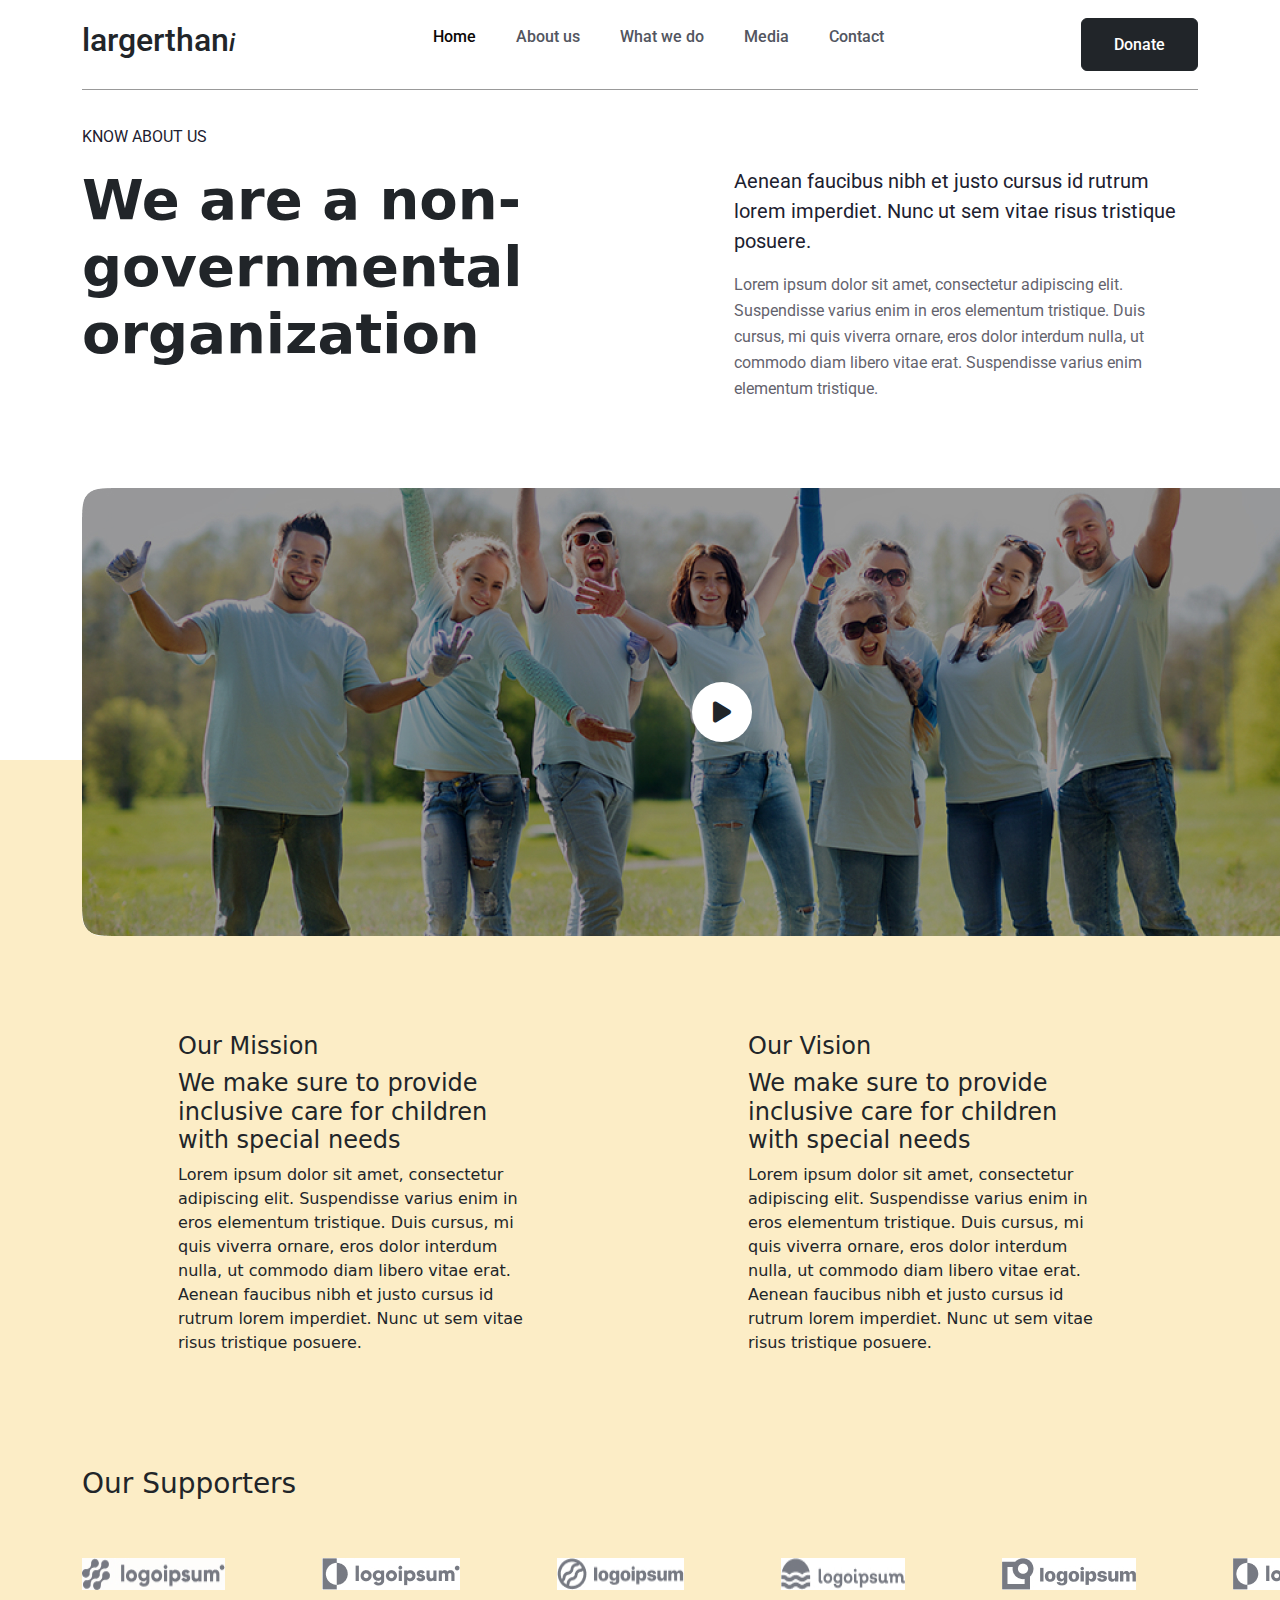
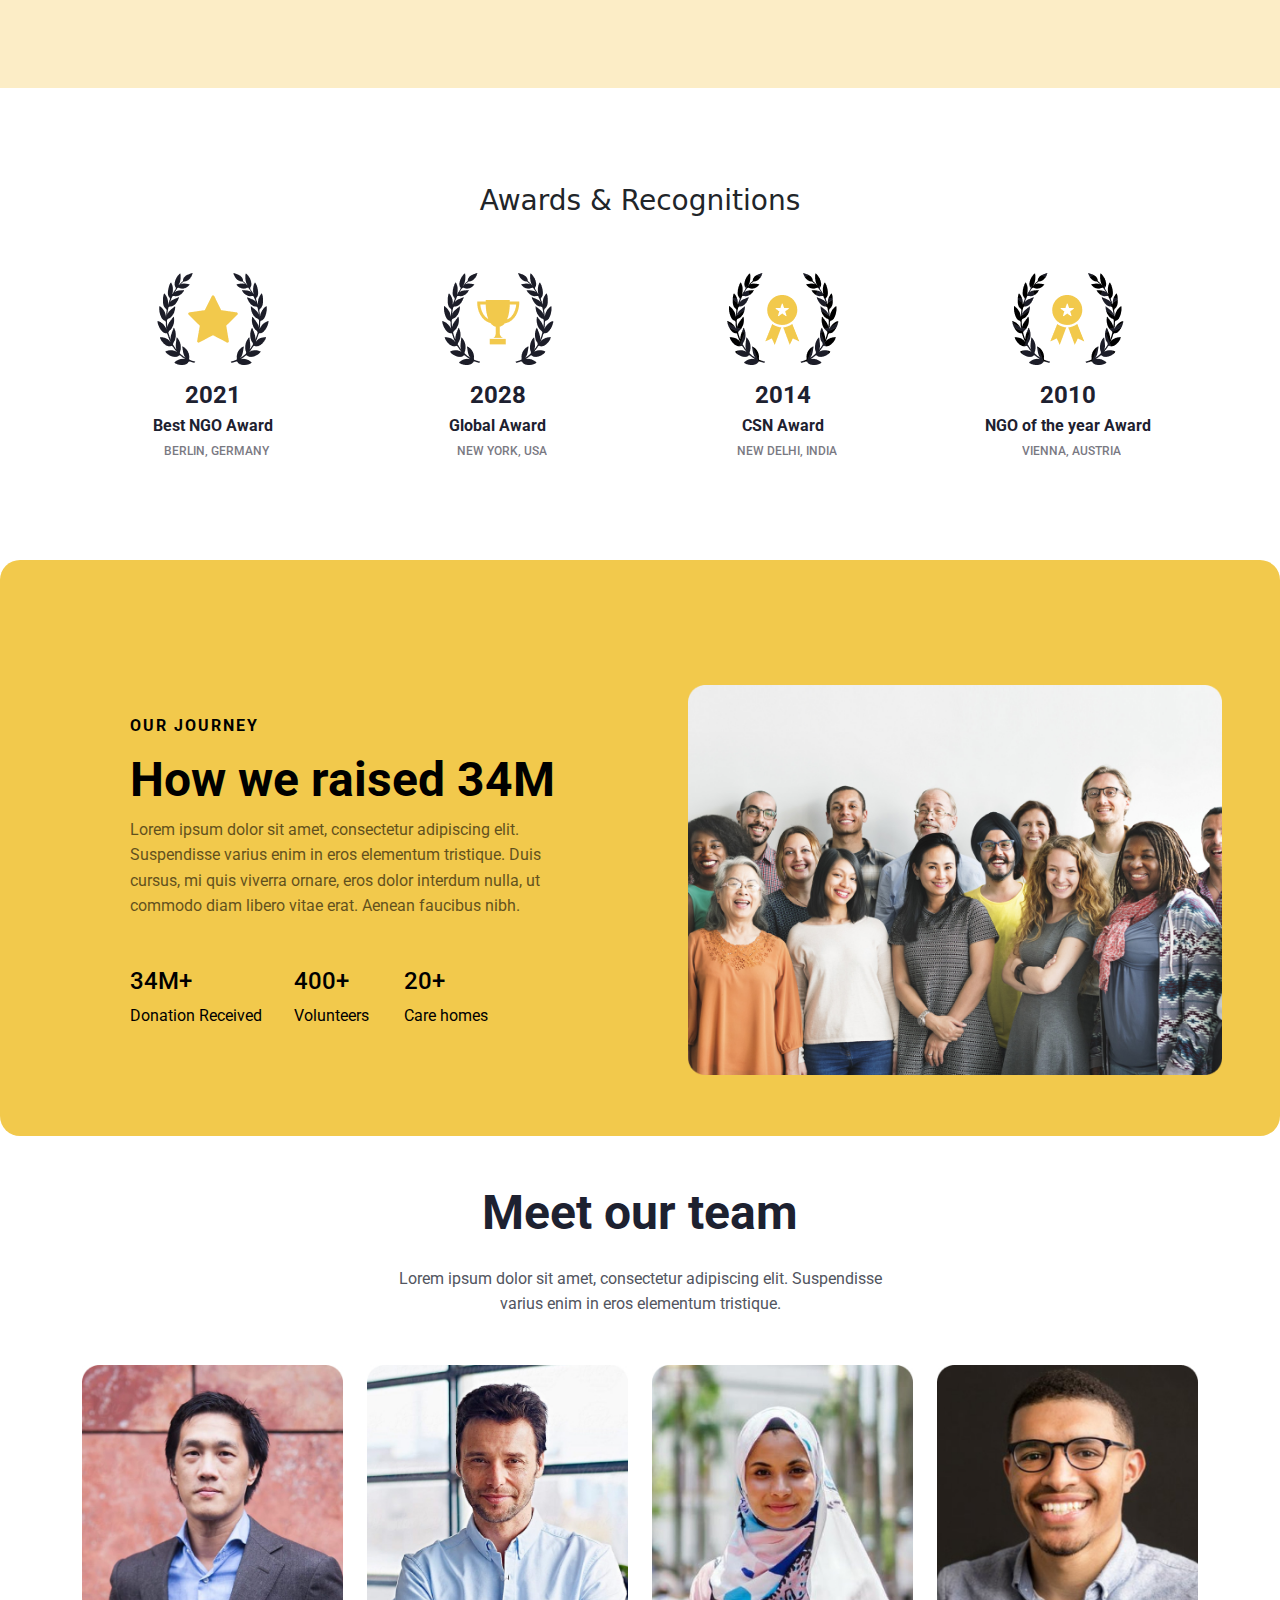
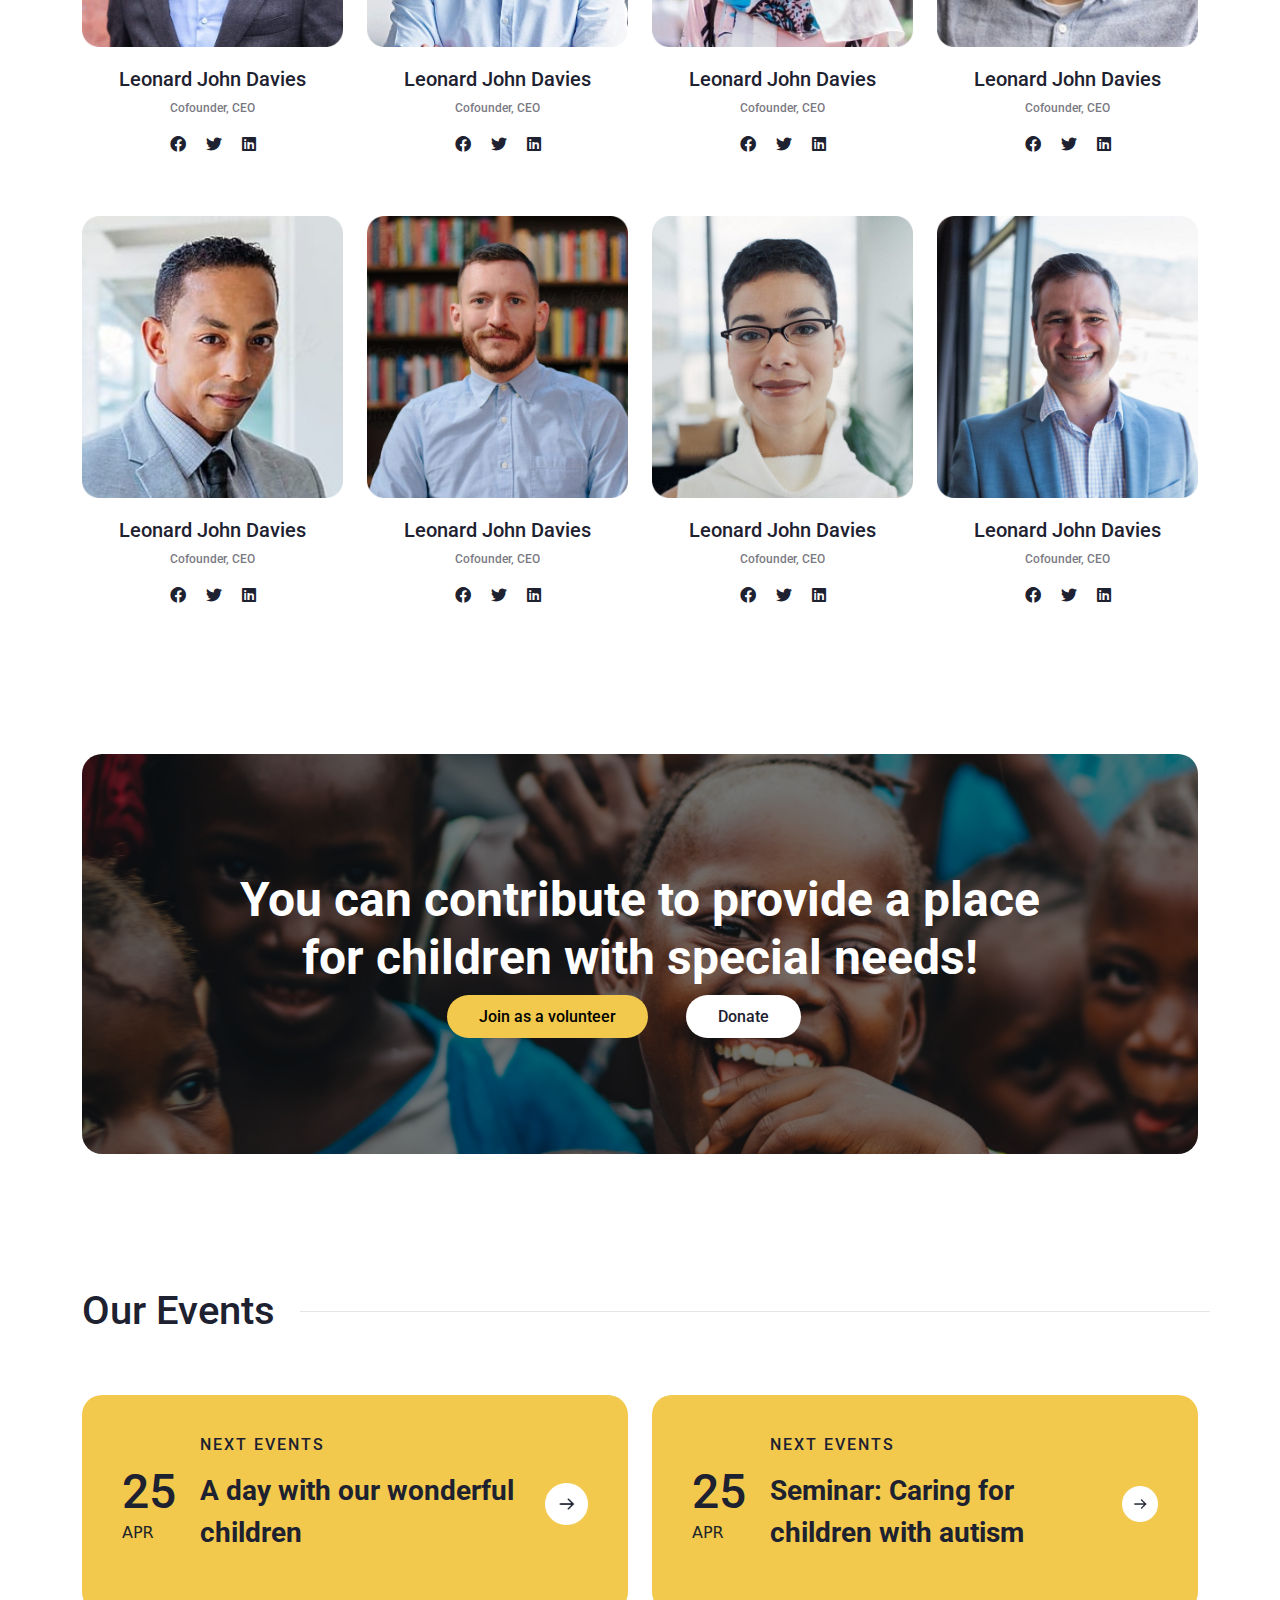
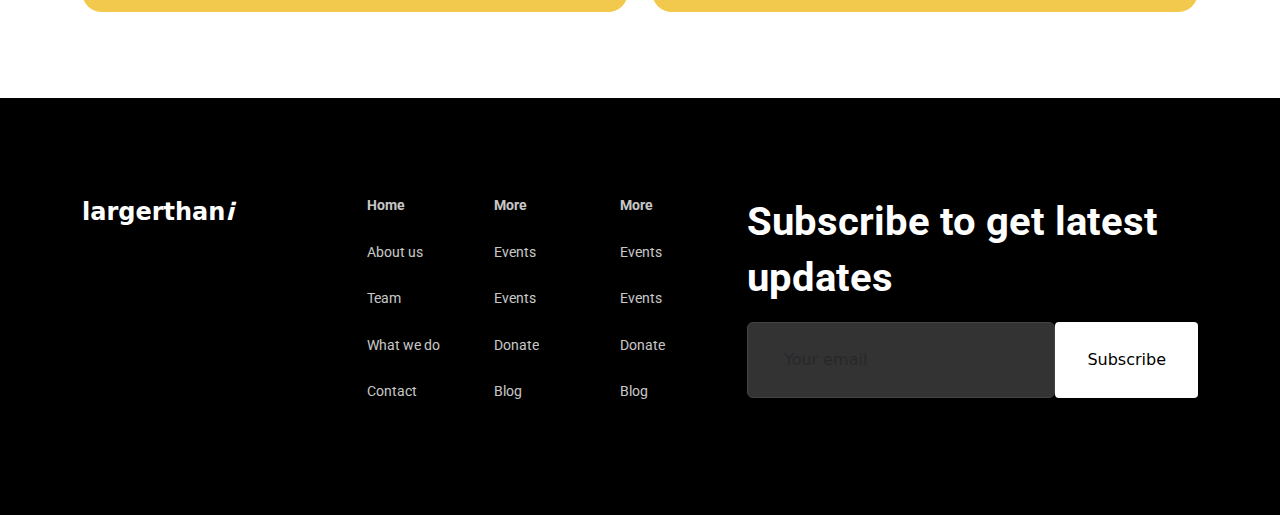
<file: about.html>
<!DOCTYPE html>
<html lang="en">
    <head>
        <meta charset="UTF-8" />
        <meta http-equiv="X-UA-Compatible" content="IE=edge" />
        <meta name="viewport" content="width=device-width, initial-scale=1.0" />
        <title>Dashboard</title>
        <link rel="preconnect" href="https://fonts.googleapis.com" />
        <link rel="preconnect" href="https://fonts.gstatic.com" crossorigin />
        <link
            href="https://fonts.googleapis.com/css2?family=Open+Sans:wght@300;500&display=swap"
            rel="stylesheet"
        />
        <link
            rel="stylesheet"
            href="https://fonts.googleapis.com/css2?family=Roboto:wght@700&display=swap"
        />
        <link
            rel="stylesheet"
            href="https://fonts.googleapis.com/css2?family=Courgette&display=swap"
        />
        <link rel="stylesheet" href="css/bootstrap.min.css" />
        <link rel="stylesheet" href="css/all.min.css" />
        <link rel="stylesheet" href="css/framework.css" />
        <link rel="stylesheet" href="css/master.css" />
    </head>
    <body>
        <div class="header">
            <div class="container">
                <div class="navbar d-flex">
                    <h2 class="larger">largerthan<i>i</i></h2>
                    <ul class="items gap-20 d-flex">
                        <li class="nav-item">
                            <a class="nav-link" href="#">Home</a>
                        </li>
                        <li class="nav-item">
                            <a class="nav-link" href="#">About us</a>
                        </li>
                        <li class="nav-item">
                            <a class="nav-link" href="#">What we do</a>
                        </li>
                        <li class="nav-item">
                            <a class="nav-link" href="#">Media</a>
                        </li>
                        <li class="nav-item">
                            <a class="nav-link" href="#">Contact</a>
                        </li>
                    </ul>
                    <button
                        class="donate btn btn-dark text-white btn-shape fs-6"
                    >
                        Donate
                    </button>
                </div>
            </div>
        </div>
        <section class="know-about">
            <div class="container">
                <div class="organization">
                    <p class="know-about">know about us</p>
                </div>
                <div class="same-line d-flex">
                    <h3>We are a non-governmental organization</h3>

                    <div class="lorem">
                        <p class="Aenean">
                            Aenean faucibus nibh et justo cursus id rutrum lorem
                            imperdiet. Nunc ut sem vitae risus tristique
                            posuere.
                        </p>
                        <p class="lorem">
                            Lorem ipsum dolor sit amet, consectetur adipiscing
                            elit. Suspendisse varius enim in eros elementum
                            tristique. Duis cursus, mi quis viverra ornare, eros
                            dolor interdum nulla, ut commodo diam libero vitae
                            erat. Suspendisse varius enim elementum tristique.
                        </p>
                    </div>
                </div>
            </div>
        </section>
        <div class="main-image">
            <div class="container">
                <div class="background-image">
                    <i class="fa-solid fa-play"></i>
                </div>
            </div>
        </div>

        <section class="third-section">
            <div class="container">
                <div class="row">
                    <div class="col-6">
                        <div class="both">
                            <div class="mission-vision">
                                <h4 class="inclusive">Our Mission</h4>
                                <h4>
                                    We make sure to provide inclusive care for
                                    children with special needs
                                </h4>
                                <p class="lorem">
                                    Lorem ipsum dolor sit amet, consectetur
                                    adipiscing elit. Suspendisse varius enim in
                                    eros elementum tristique. Duis cursus, mi
                                    quis viverra ornare, eros dolor interdum
                                    nulla, ut commodo diam libero vitae erat.
                                    Aenean faucibus nibh et justo cursus id
                                    rutrum lorem imperdiet. Nunc ut sem vitae
                                    risus tristique posuere.
                                </p>
                            </div>
                        </div>
                    </div>
                    <div class="col-6">
                        <div class="both">
                            <div class="mission-vision">
                                <h4 class="inclusive">Our Vision</h4>
                                <h4>
                                    We make sure to provide inclusive care for
                                    children with special needs
                                </h4>
                                <p class="lorem">
                                    Lorem ipsum dolor sit amet, consectetur
                                    adipiscing elit. Suspendisse varius enim in
                                    eros elementum tristique. Duis cursus, mi
                                    quis viverra ornare, eros dolor interdum
                                    nulla, ut commodo diam libero vitae erat.
                                    Aenean faucibus nibh et justo cursus id
                                    rutrum lorem imperdiet. Nunc ut sem vitae
                                    risus tristique posuere.
                                </p>
                            </div>
                        </div>
                    </div>
                </div>
            </div>
        </section>

        <section class="supporters">
            <div class="container">
                <div class="row">
                    <h3 class="supporters-title">Our Supporters</h3>
                    <div class="logos">
                        <!-- Repeat for each logo -->
                        <img src="./imgs/Logo.jpg" alt="Supporter Logo" />
                        <img src="./imgs/Logo (1).jpg" alt="Supporter Logo" />
                        <img src="./imgs/Logo (2).jpg" alt="Supporter Logo" />
                        <img src="./imgs/Logo (3).jpg" alt="Supporter Logo" />
                        <img src="./imgs/Logo (4).jpg" alt="Supporter Logo" />
                        <img src="./imgs/Logo (5).jpg" alt="Supporter Logo" />
                    </div>
                </div>
            </div>
        </section>
        <section class="awards">
            <div class="container">
                <div class="row">
                    <h3 class="col-12 center-flex">Awards & Recognitions</h3>
                    <div class="col-3">
                        <div class="logo">
                            <img
                                src="./imgs/Award badge.png"
                                alt="Supporter Logo"
                            />
                            <div class="year-section">
                                <h4 class="year">2021</h4>
                                <p class="best">Best NGO Award</p>
                                <p class="berlin">Berlin, Germany</p>
                            </div>
                        </div>
                    </div>
                    <div class="col-3">
                        <div class="logo">
                            <img
                                src="./imgs/Award badge (1).png"
                                alt="Supporter Logo"
                            />
                            <div class="year-section">
                                <h4 class="year">2028</h4>
                                <p class="best">Global Award</p>
                                <p class="berlin">New York, USA</p>
                            </div>
                        </div>
                    </div>
                    <div class="col-3">
                        <div class="logo">
                            <img
                                src="./imgs/Award badge (2).png"
                                alt="Supporter Logo"
                            />
                            <div class="year-section">
                                <h4 class="year align-center">2014</h4>
                                <p class="best">CSN Award</p>
                                <p class="berlin">New Delhi, India</p>
                            </div>
                        </div>
                    </div>
                    <div class="col-3">
                        <div class="logo">
                            <img
                                src="./imgs/Award badge (2).png"
                                alt="Supporter Logo"
                            />
                            <div class="year-section">
                                <h4 class="year">2010</h4>
                                <p class="best">NGO of the year Award</p>
                                <p class="berlin">Vienna, Austria</p>
                            </div>
                        </div>
                    </div>
                </div>
            </div>
        </section>
        <section class="journey">
            <div class="container">
                <div class="row">
                    <div class="col-6">
                        <div class="left-column">
                            <p class="our-journey">OUR JOURNEY</p>
                            <h3 class="raised">How we raised 34M</h3>
                            <p class="lorem">
                                Lorem ipsum dolor sit amet, consectetur
                                adipiscing elit. Suspendisse varius enim in eros
                                elementum tristique. Duis cursus, mi quis
                                viverra ornare, eros dolor interdum nulla, ut
                                commodo diam libero vitae erat. Aenean faucibus
                                nibh.
                            </p>
                            <div class="second-text">
                                <div class="first">
                                    <h4>34M+</h4>
                                    <p>Donation Received</p>
                                </div>
                                <div class="second">
                                    <h4>400+</h4>
                                    <p>Volunteers</p>
                                </div>
                                <div class="third">
                                    <h4>20+</h4>
                                    <p>Care homes</p>
                                </div>
                            </div>
                        </div>
                    </div>
                    <div class="col-6">
                        <div class="right-column">
                            <img
                                src="./imgs/Image.png"
                                class="img-fluid"
                                alt=""
                                style="width: 37em; height: 28em"
                            />
                        </div>
                    </div>
                </div>
            </div>
        </section>
        <!-- Team Section -->
        <section class="team-section text-center py-5">
            <div class="container">
                <h2>Meet our team</h2>
                <p class="lead mb-5">
                    Lorem ipsum dolor sit amet, consectetur adipiscing elit.
                    Suspendisse varius enim in eros elementum tristique.
                </p>
                <div class="row">
                    <!-- Team Member 1 -->
                    <div class="col-3">
                        <div class="card">
                            <img
                                src="./imgs/Image.jpg"
                                class="card-img-top"
                                alt="Leonard John Davies"
                            />
                            <div class="card-body">
                                <h5 class="card-title">Leonard John Davies</h5>
                                <p class="card-subtitle mb-2">Cofounder, CEO</p>
                                <div class="icons center-flex gap-20">
                                    <i class="fa-brands fa-facebook"></i>
                                    <i class="fa-brands fa-twitter"></i>
                                    <i class="fa-brands fa-linkedin"></i>
                                </div>
                            </div>
                        </div>
                    </div>
                    <!-- Team Member 2 -->
                    <div class="col-3">
                        <div class="card">
                            <img
                                src="./imgs/Image (1).jpg"
                                class="card-img-top"
                                alt="Leonard John Davies"
                            />
                            <div class="card-body">
                                <h5 class="card-title">Leonard John Davies</h5>
                                <p class="card-subtitle mb-2">Cofounder, CEO</p>
                                <div class="icons center-flex gap-20">
                                    <i class="fa-brands fa-facebook"></i>
                                    <i class="fa-brands fa-twitter"></i>
                                    <i class="fa-brands fa-linkedin"></i>
                                </div>
                            </div>
                        </div>
                    </div>
                    <!-- Team Member 3 -->
                    <div class="col-3">
                        <div class="card">
                            <img
                                src="./imgs/Image (2).jpg"
                                class="card-img-top"
                                alt="Leonard John Davies"
                            />
                            <div class="card-body">
                                <h5 class="card-title">Leonard John Davies</h5>
                                <p class="card-subtitle mb-2">Cofounder, CEO</p>
                                <div class="icons center-flex gap-20">
                                    <i class="fa-brands fa-facebook"></i>
                                    <i class="fa-brands fa-twitter"></i>
                                    <i class="fa-brands fa-linkedin"></i>
                                </div>
                            </div>
                        </div>
                    </div>
                    <!-- Team Member 4 -->
                    <div class="col-3">
                        <div class="card">
                            <img
                                src="./imgs/Image (3).jpg"
                                class="card-img-top"
                                alt="Leonard John Davies"
                            />
                            <div class="card-body">
                                <h5 class="card-title">Leonard John Davies</h5>
                                <p class="card-subtitle mb-2">Cofounder, CEO</p>
                                <div class="icons center-flex gap-20">
                                    <i class="fa-brands fa-facebook"></i>
                                    <i class="fa-brands fa-twitter"></i>
                                    <i class="fa-brands fa-linkedin"></i>
                                </div>
                            </div>
                        </div>
                    </div>
                    <!-- Team Member 5 -->
                    <div class="col-3">
                        <div class="card">
                            <img
                                src="./imgs/Image (4).jpg"
                                class="card-img-top"
                                alt="Leonard John Davies"
                            />
                            <div class="card-body">
                                <h5 class="card-title">Leonard John Davies</h5>
                                <p class="card-subtitle mb-2">Cofounder, CEO</p>
                                <div class="icons center-flex gap-20">
                                    <i class="fa-brands fa-facebook"></i>
                                    <i class="fa-brands fa-twitter"></i>
                                    <i class="fa-brands fa-linkedin"></i>
                                </div>
                            </div>
                        </div>
                    </div>
                    <!-- Team Member 6 -->
                    <div class="col-3">
                        <div class="card">
                            <img
                                src="./imgs/Image (5).jpg"
                                class="card-img-top"
                                alt="Leonard John Davies"
                            />
                            <div class="card-body">
                                <h5 class="card-title">Leonard John Davies</h5>
                                <p class="card-subtitle mb-2">Cofounder, CEO</p>
                                <div class="icons center-flex gap-20">
                                    <i class="fa-brands fa-facebook"></i>
                                    <i class="fa-brands fa-twitter"></i>
                                    <i class="fa-brands fa-linkedin"></i>
                                </div>
                            </div>
                        </div>
                    </div>
                    <!-- Team Member 7 -->
                    <div class="col-3">
                        <div class="card">
                            <img
                                src="./imgs/Image (6).jpg"
                                class="card-img-top"
                                alt="Leonard John Davies"
                            />
                            <div class="card-body">
                                <h5 class="card-title">Leonard John Davies</h5>
                                <p class="card-subtitle mb-2">Cofounder, CEO</p>
                                <div class="icons center-flex gap-20">
                                    <i class="fa-brands fa-facebook"></i>
                                    <i class="fa-brands fa-twitter"></i>
                                    <i class="fa-brands fa-linkedin"></i>
                                </div>
                            </div>
                        </div>
                    </div>
                    <!-- Team Member 8 -->
                    <div class="col-3">
                        <div class="card">
                            <img
                                src="./imgs/Image (7).jpg"
                                class="card-img-top"
                                alt="Leonard John Davies"
                            />
                            <div class="card-body">
                                <h5 class="card-title">Leonard John Davies</h5>
                                <p class="card-subtitle mb-2">Cofounder, CEO</p>
                                <div class="icons center-flex gap-20">
                                    <i class="fa-brands fa-facebook"></i>
                                    <i class="fa-brands fa-twitter"></i>
                                    <i class="fa-brands fa-linkedin"></i>
                                </div>
                            </div>
                        </div>
                    </div>
                </div>
            </div>
        </section>
        <section class="hero" style="padding-top: 39px">
            <div class="container">
                <div class="cta">
                    <div class="content text-center">
                        <h1 class="">
                            You can contribute to provide a place for children
                            with special needs!
                        </h1>
                        <div class="buttons">
                            <button class="btn btn-primary volunteer">
                                Join as a volunteer
                            </button>
                            <button class="btn btn-primary donate">
                                Donate
                            </button>
                        </div>
                    </div>
                </div>
            </div>
        </section>

        <section class="events-container-2">
            <div class="container">
                <div class="row">
                    <h3 class="our-events">Our Events</h3>
                    <div class="col-6 col-md-6">
                        <div class="event-box">
                            <div class="event-date">
                                <div class="date">
                                    <span>25</span>
                                </div>

                                <span>APR</span>
                            </div>
                            <div class="event-info">
                                <p class="event-type">NEXT EVENTS</p>
                                <h3 class="event-title">
                                    A day with our wonderful children
                                </h3>
                            </div>
                            <div class="arrow-icon">
                                <img
                                    src="./imgs/Arrow button.png"
                                    alt="Next"
                                    class="img-fluid"
                                />
                            </div>
                        </div>
                    </div>
                    <div class="col-6 col-md-6">
                        <div class="event-box">
                            <div class="event-date">
                                <div class="date">
                                    <span>25</span>
                                </div>

                                <span>APR</span>
                            </div>
                            <div class="event-info">
                                <p class="event-type">NEXT EVENTS</p>
                                <h3 class="event-title">
                                    Seminar: Caring for children with autism
                                </h3>
                            </div>
                            <div class="arrow-icon">
                                <img
                                    src="./imgs/Arrow button.png"
                                    alt="Next"
                                    class="img-fluid"
                                />
                            </div>
                        </div>
                    </div>
                </div>
            </div>
        </section>

        <footer class="footer-5">
            <div class="container">
                <div class="row">
                    <div class="col-3">
                        <div class="logo">largerthan<i>i</i></div>
                    </div>
                    <div class="col-4">
                        <div class="row">
                            <div class="col-4">
                                <ol class="menu">
                                    <li class="head"><a href="#">Home</a></li>
                                    <li><a href="#">About us</a></li>
                                    <li><a href="#">Team</a></li>
                                    <li><a href="#">What we do</a></li>
                                    <li><a href="#">Contact</a></li>
                                </ol>
                            </div>
                            <div class="col-4">
                                <ol class="menu more-space">
                                    <li class="head"><a href="#">More</a></li>
                                    <li><a href="#">Events</a></li>
                                    <li><a href="#">Events</a></li>
                                    <li><a href="#">Donate</a></li>
                                    <li><a href="#">Blog</a></li>
                                </ol>
                            </div>
                            <div class="col-4">
                                <ol class="menu more-space">
                                    <li class="head"><a href="#">More</a></li>
                                    <li><a href="#">Events</a></li>
                                    <li><a href="#">Events</a></li>
                                    <li><a href="#">Donate</a></li>
                                    <li><a href="#">Blog</a></li>
                                </ol>
                            </div>
                        </div>
                    </div>
                    <div class="col-5">
                        <div class="subscribe">
                            <p>Subscribe to get latest updates</p>
                            <div class="input-area">
                                <input
                                    type="email"
                                    class="form-control"
                                    placeholder="Your email"
                                />
                                <button type="submit" class="btn btn-primary">
                                    Subscribe
                                </button>
                            </div>
                        </div>
                    </div>
                </div>
            </div>
        </footer>
    </body>
</html>
</file>
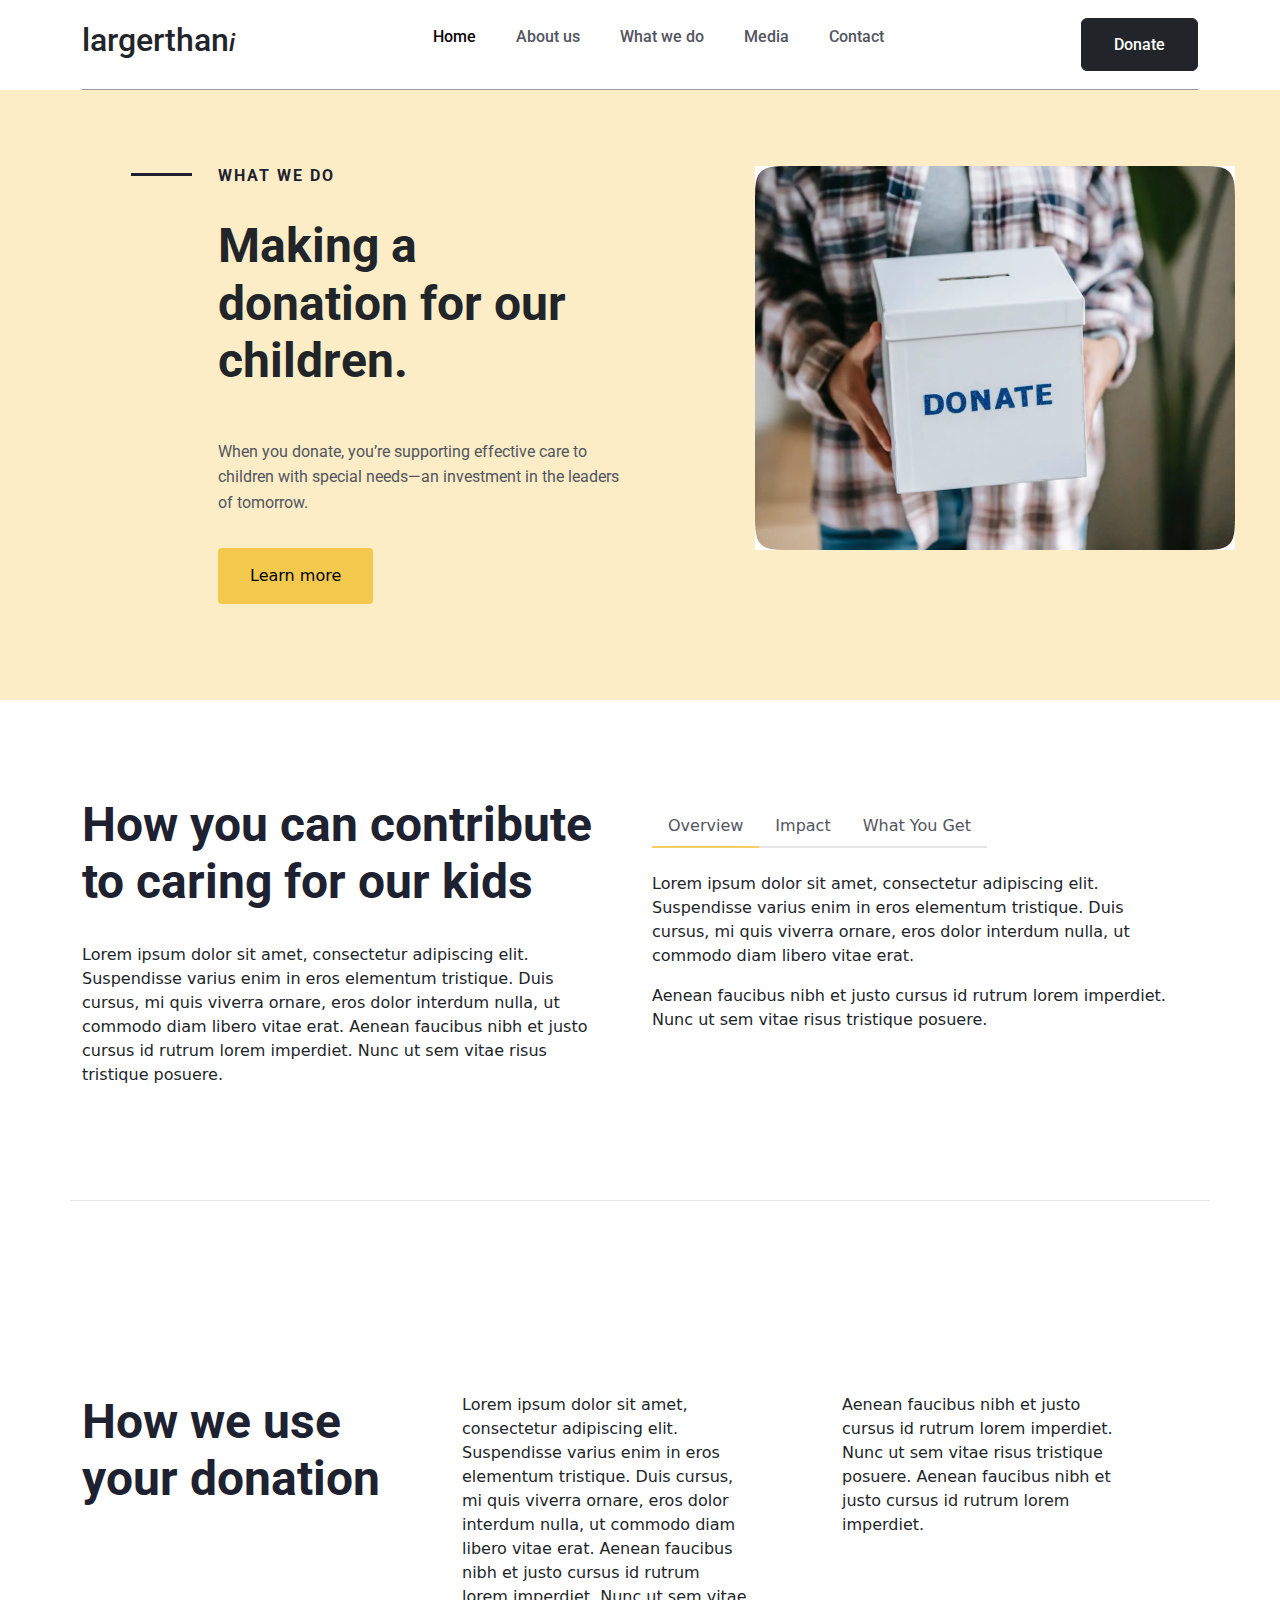
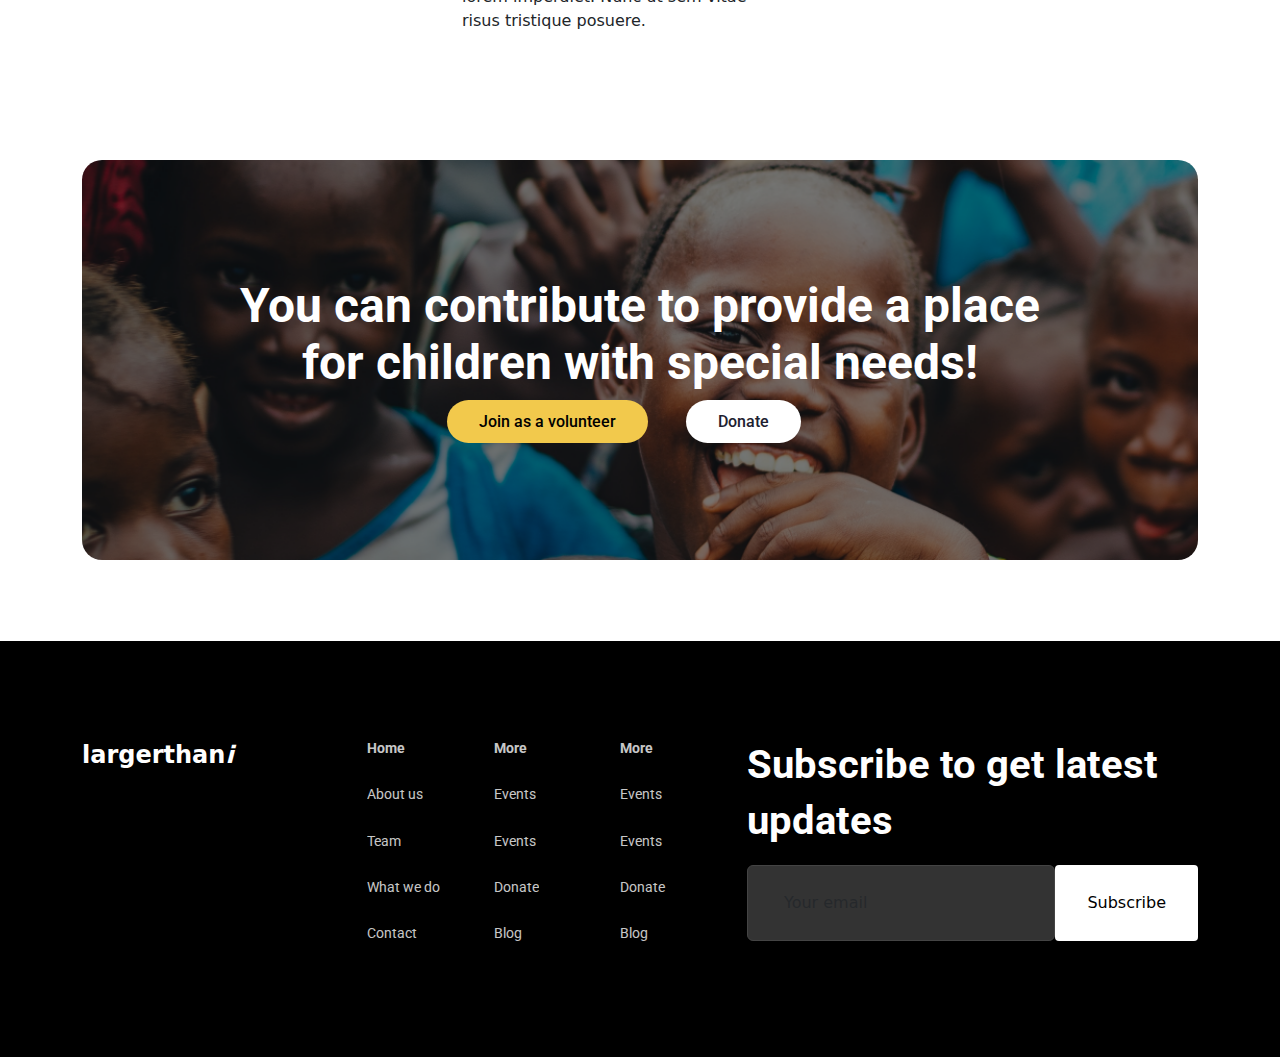
<file: donation.html>
<!DOCTYPE html>
<html lang="en">
    <head>
        <meta charset="UTF-8" />
        <title>Contact Page</title>
        <link rel="preconnect" href="https://fonts.googleapis.com" />
        <link rel="preconnect" href="https://fonts.gstatic.com" crossorigin />
        <link
            href="https://fonts.googleapis.com/css2?family=Open+Sans:wght@300;500&display=swap"
            rel="stylesheet"
        />
        <link
            rel="stylesheet"
            href="https://fonts.googleapis.com/css2?family=Roboto:wght@700&display=swap"
        />
        <link
            rel="stylesheet"
            href="https://fonts.googleapis.com/css2?family=Courgette&display=swap"
        />
        <link
            rel="stylesheet"
            href="https://fonts.googleapis.com/css?family=Roboto:400,500,700&display=swap"
        />

        <link rel="stylesheet" href="css/bootstrap.min.css" />
        <link rel="stylesheet" href="css/all.min.css" />
        <link rel="stylesheet" href="css/framework.css" />
        <link rel="stylesheet" href="css/master.css" />
    </head>
    <body>
        <header class="header">
            <div class="container">
                <div class="navbar d-flex">
                    <h2 class="larger">largerthan<i>i</i></h2>
                    <ul class="items gap-20 d-flex">
                        <li class="nav-item">
                            <a class="nav-link" href="#">Home</a>
                        </li>
                        <li class="nav-item">
                            <a class="nav-link" href="#">About us</a>
                        </li>
                        <li class="nav-item">
                            <a class="nav-link" href="#">What we do</a>
                        </li>
                        <li class="nav-item">
                            <a class="nav-link" href="#">Media</a>
                        </li>
                        <li class="nav-item">
                            <a class="nav-link" href="#">Contact</a>
                        </li>
                    </ul>
                    <button
                        class="donate btn btn-dark text-white btn-shape fs-6"
                    >
                        Donate
                    </button>
                </div>
            </div>
        </header>
        <section class="about-section-3">
            <div class="container">
                <div class="row">
                    <div class="col-6">
                        <div class="content">
                            <p class="we-do">WHAT WE DO</p>
                            <h4 class="title">
                                Making a donation for our children.
                            </h2>
                            <p class="description">
                                When you donate, you’re supporting effective care to children with special needs—an investment in the leaders of tomorrow.                            </p>
                          
                            <button class="btn btn-primary learn-more-btn">
                                Learn more
                            </button>
                        </div>
                    </div>
                    <div class="image col-6">
                        <img src="./imgs/Image (8).jpg" alt="">
                    </div>
                </div>
            </div>
        </section>
        <section class="container">
            <div class="row first-row d-flex">
              <div class="col-6">
                <h3>How you can contribute to caring for our kids</h3>
                <p>Lorem ipsum dolor sit amet, consectetur adipiscing elit. Suspendisse varius enim in eros elementum tristique. Duis cursus, mi quis viverra ornare, eros dolor interdum nulla, ut commodo diam libero vitae erat. Aenean faucibus nibh et justo cursus id rutrum lorem imperdiet. Nunc ut sem vitae risus tristique posuere.</p>
              </div>
              <div class="col-6">
                <ul class="nav nav-tab">
                  <li class="nav-item">
                    <a class="nav-link active" href="#">Overview</a>
                  </li>
                  <li class="nav-item">
                    <a class="nav-link" href="#">Impact</a>
                  </li>
                  <li class="nav-item">
                    <a class="nav-link" href="#">What You Get</a>
                  </li>
                </ul>
                <div class="tab-content">
                  <div class="tab-pane fade show active">
                    <p>Lorem ipsum dolor sit amet, consectetur adipiscing elit. Suspendisse varius enim in eros elementum tristique. Duis cursus, mi quis viverra ornare, eros dolor interdum nulla, ut commodo diam libero vitae erat. 

                        </p>
                        <p class="Aenean"> Aenean faucibus nibh et justo cursus id rutrum lorem imperdiet. Nunc ut sem vitae risus tristique posuere.</p>
                  </div>
                </div>
              </div>
            </div>
            <div class="second-row">
            <div class="row">
              <div class="col-4">
                <h3>How we use your donation</h3>
            </div>
                <div class="col-4">
                <p>Lorem ipsum dolor sit amet, consectetur adipiscing elit. Suspendisse varius enim in eros elementum tristique. Duis cursus, mi quis viverra ornare, eros dolor interdum nulla, ut commodo diam libero vitae erat. Aenean faucibus nibh et justo cursus id rutrum lorem imperdiet. Nunc ut sem vitae risus tristique posuere.</p>
            </div>
                <div class="col-4">
                <p>Aenean faucibus nibh et justo cursus id rutrum lorem imperdiet. Nunc ut sem vitae risus tristique posuere. Aenean faucibus nibh et justo cursus id rutrum lorem imperdiet.</p>
                </div>
            </div>
          </div>
        </section>
          
        <section class="hero">
            <div class="container">
                <div class="cta">
                    <div class="content text-center">
                        <h1 class="">
                            You can contribute to provide a place for children
                            with special needs!
                        </h1>
                        <div class="buttons">
                            <button class="btn btn-primary volunteer">
                                Join as a volunteer
                            </button>
                            <button class="btn btn-primary donate">
                                Donate
                            </button>
                        </div>
                    </div>
                </div>
            </div>
        </section>
        <footer class="footer-6">
            <div class="container">
                <div class="row">
                    <div class="col-3">
                        <div class="logo">largerthan<i>i</i></div>
                    </div>
                    <div class="col-4">
                        <div class="row">
                            <div class="col-4">
                                <ol class="menu">
                                    <li class="head"><a href="#">Home</a></li>
                                    <li><a href="#">About us</a></li>
                                    <li><a href="#">Team</a></li>
                                    <li><a href="#">What we do</a></li>
                                    <li><a href="#">Contact</a></li>
                                </ol>
                            </div>
                            <div class="col-4">
                                <ol class="menu more-space">
                                    <li class="head"><a href="#">More</a></li>
                                    <li><a href="#">Events</a></li>
                                    <li><a href="#">Events</a></li>
                                    <li><a href="#">Donate</a></li>
                                    <li><a href="#">Blog</a></li>
                                </ol>
                            </div>
                            <div class="col-4">
                                <ol class="menu more-space">
                                    <li class="head"><a href="#">More</a></li>
                                    <li><a href="#">Events</a></li>
                                    <li><a href="#">Events</a></li>
                                    <li><a href="#">Donate</a></li>
                                    <li><a href="#">Blog</a></li>
                                </ol>
                            </div>
                        </div>
                    </div>
                    <div class="col-5">
                        <div class="subscribe">
                            <p>Subscribe to get latest updates</p>
                            <div class="input-area">
                                <input
                                    type="email"
                                    class="form-control"
                                    placeholder="Your email"
                                />
                                <button type="submit" class="btn btn-primary">
                                    Subscribe
                                </button>
                            </div>
                        </div>
                    </div>
                </div>
            </div>
        </footer>

    </body>
</html>
</file>
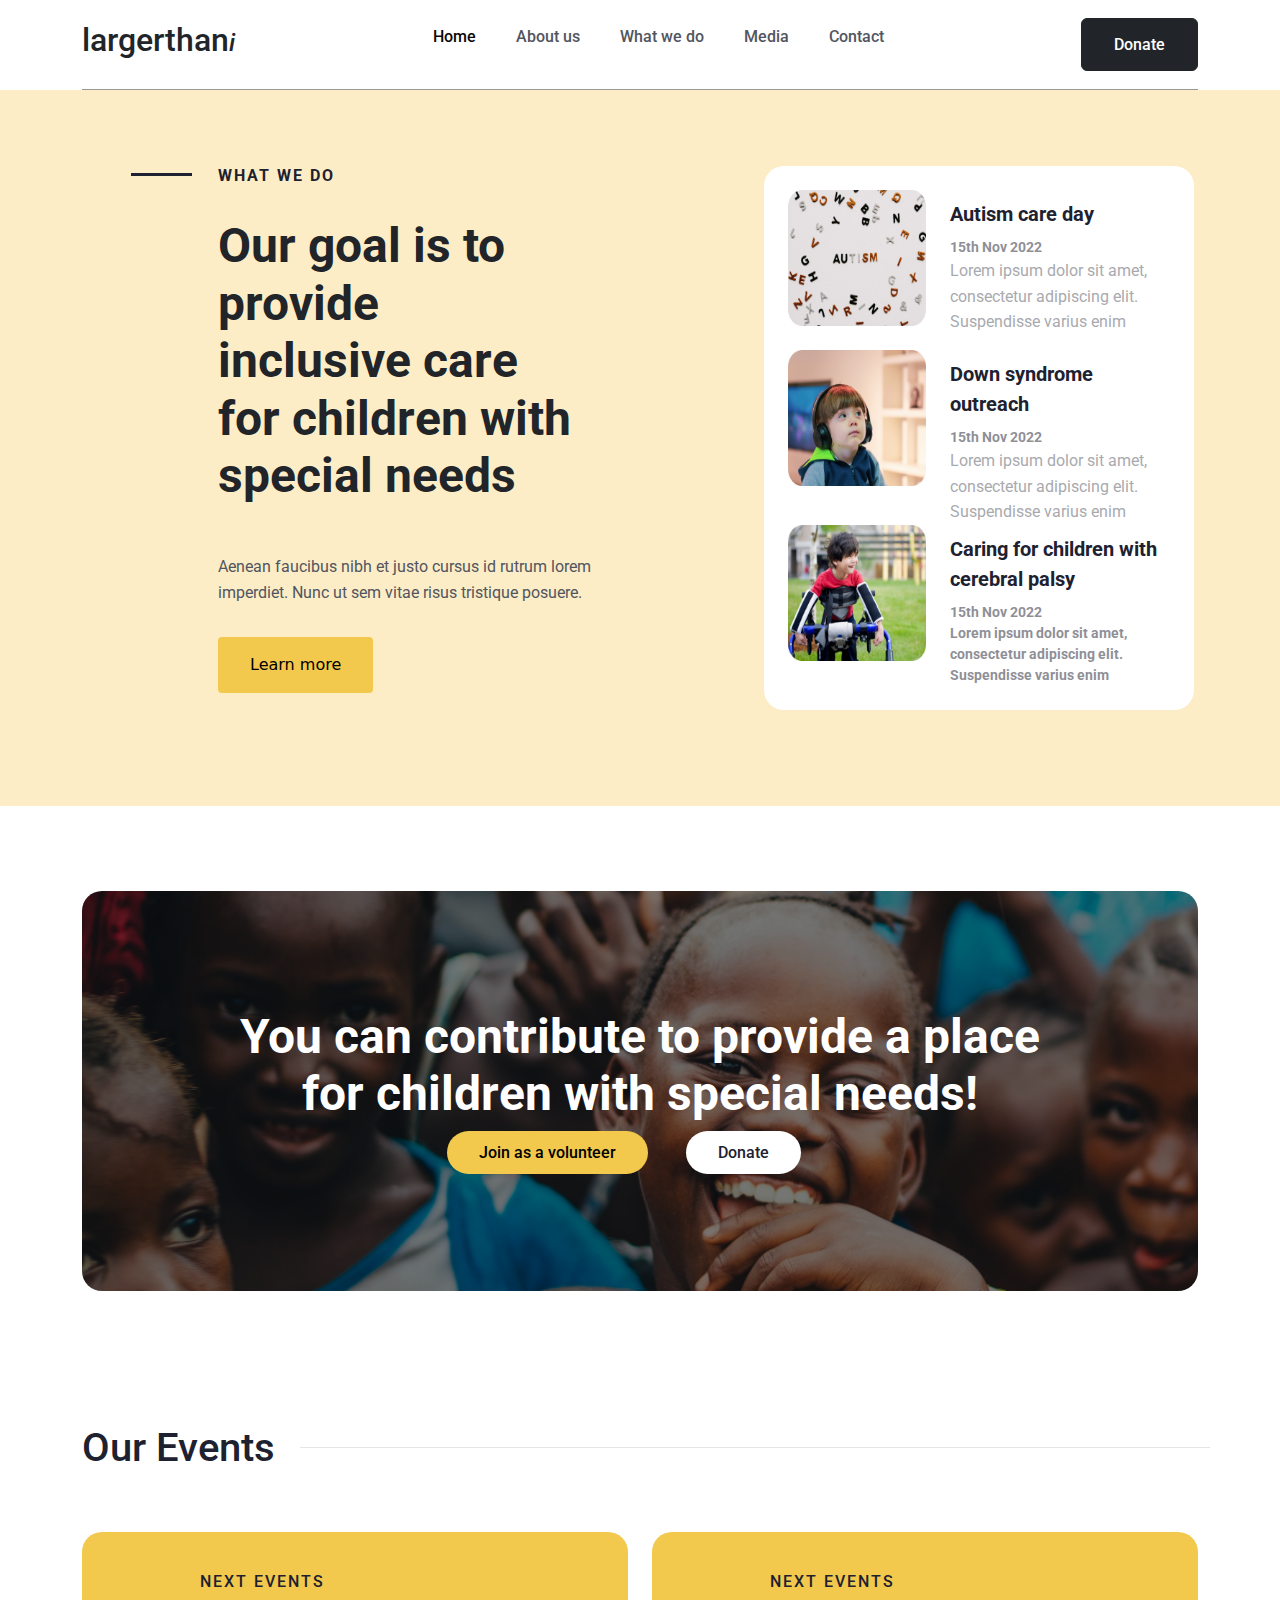
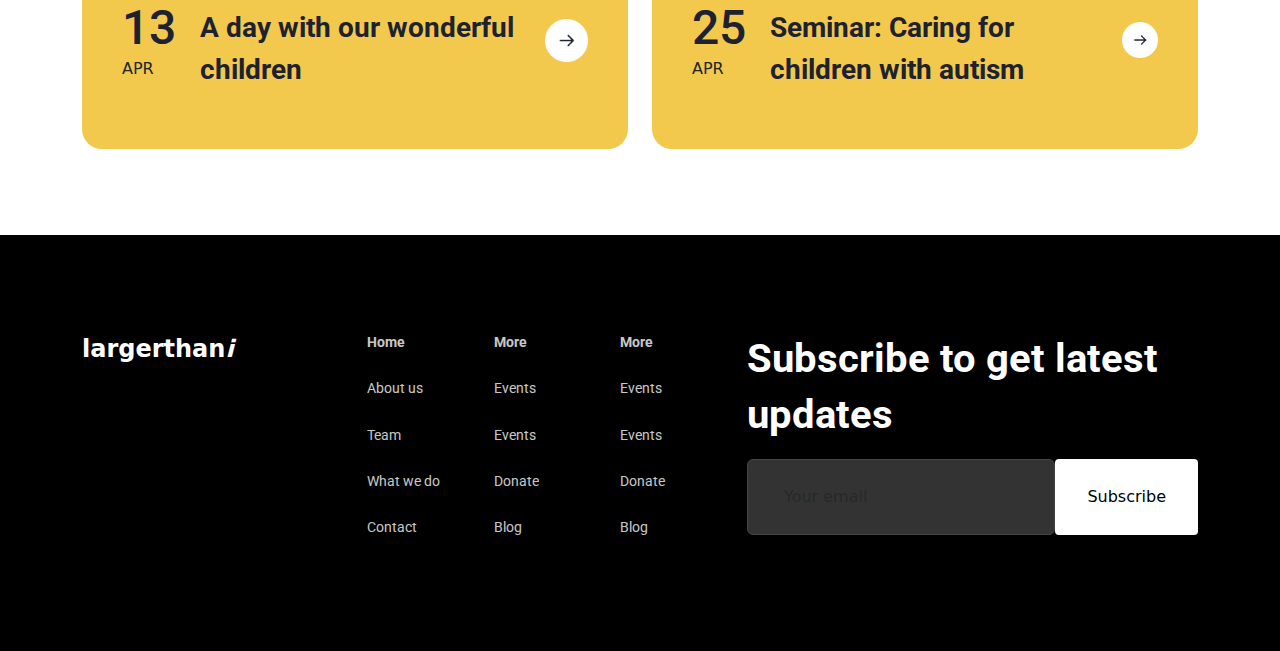
<file: media.html>
<html lang="en">
    <head>
        <meta charset="UTF-8" />
        <meta name="viewport" content="width=device-width, initial-scale=1.0" />
        <title>Document</title>
        <link rel="preconnect" href="https://fonts.googleapis.com" />
        <link rel="preconnect" href="https://fonts.gstatic.com" crossorigin />
        <link
            href="https://fonts.googleapis.com/css2?family=Open+Sans:wght@300;500&display=swap"
            rel="stylesheet"
        />
        <link
            rel="stylesheet"
            href="https://fonts.googleapis.com/css2?family=Roboto:wght@700&display=swap"
        />
        <link
            rel="stylesheet"
            href="https://fonts.googleapis.com/css2?family=Courgette&display=swap"
        />
        <link
            rel="stylesheet"
            href="https://fonts.googleapis.com/css?family=Roboto:400,500,700&display=swap"
        />

        <link rel="stylesheet" href="css/bootstrap.min.css" />
        <link rel="stylesheet" href="css/all.min.css" />
        <link rel="stylesheet" href="css/framework.css" />
        <link rel="stylesheet" href="css/master.css" />
    </head>
    <body>
        <header class="header">
            <div class="container">
                <div class="navbar d-flex">
                    <h2 class="larger">largerthan<i>i</i></h2>
                    <ul class="items gap-20 d-flex">
                        <li class="nav-item">
                            <a class="nav-link" href="#">Home</a>
                        </li>
                        <li class="nav-item">
                            <a class="nav-link" href="#">About us</a>
                        </li>
                        <li class="nav-item">
                            <a class="nav-link" href="#">What we do</a>
                        </li>
                        <li class="nav-item">
                            <a class="nav-link" href="#">Media</a>
                        </li>
                        <li class="nav-item">
                            <a class="nav-link" href="#">Contact</a>
                        </li>
                    </ul>
                    <button
                        class="donate btn btn-dark text-white btn-shape fs-6"
                    >
                        Donate
                    </button>
                </div>
            </div>
        </header>
        <section class="about-section-2">
            <div class="container">
                <div class="row">
                    <div class="col-6">
                        <div class="content">
                            <p class="we-do">WHAT WE DO</p>
                            <h4 class="title">
                                Our goal is to provide inclusive care for
                                children with special needs
                            </h2>
                            <p class="description">
                                Aenean faucibus nibh et justo cursus id rutrum lorem imperdiet. Nunc ut sem vitae risus tristique posuere.
                            </p>
                          
                            <button class="btn btn-primary learn-more-btn">
                                Learn more
                            </button>
                        </div>
                    </div>
                    <div class="right-side col-6">
                        <div class="d-flex">
                            <div class="">
                                <img
                                    src="./imgs/five.jpg"
                                    alt="Event Image"
                                    class="img-fluid"
                                />
                            </div>
                            
                            <div class="paragraph">
                                <h4>Autism care day</h4>
                                <p>15th Nov 2022</p>
                                <p class="lorem">
                                    Lorem ipsum dolor sit amet, consectetur
                                    adipiscing elit. Suspendisse varius enim
                                </p>
                            </div>
                        </div>
                        <div class="d-flex">
                            <div class="">
                                <img
                                    src="./imgs/six.jpg"
                                    alt="Event Image"
                                    class="img-fluid"
                                />
                            </div>
                          
                            <div class="paragraph">
                                <h4>Down syndrome outreach</h4>
                                <p>15th Nov 2022</p>
                                <p class="lorem">
                                    Lorem ipsum dolor sit amet, consectetur
                                    adipiscing elit. Suspendisse varius enim
                                </p>
                            </div>
                        </div>
                        <div class="d-flex">
                            <div class="">
                                <img
                                    src="./imgs/eight.jpg"
                                    alt="Event Image"
                                    class="img-fluid"
                                />
                            </div>
                            <!-- Text Content Column -->
                            <div class="paragraph align-center">
                                <h4 class="down">
                                    Caring for children with cerebral palsy
                                </h4>
                                <p>15th Nov 2022</p>
                                <p class="">
                                    Lorem ipsum dolor sit amet, consectetur
                                    adipiscing elit. Suspendisse varius enim
                                </p>
                            </div>
                        </div>
                    </div>
                </div>
            </div>
        </section>
        <section class="hero">
            <div class="container">
                <div class="cta">
                    <div class="content text-center">
                        <h1 class="">
                            You can contribute to provide a place for children
                            with special needs!
                        </h1>
                        <div class="buttons">
                            <button class="btn btn-primary volunteer">
                                Join as a volunteer
                            </button>
                            <button class="btn btn-primary donate">
                                Donate
                            </button>
                        </div>
                    </div>
                </div>
            </div>
        </section>
    
        <section class="events-container-2">
            <div class="container">
                <div class="row">
                    <h3 class="our-events">Our Events</h3>
                    <div class="col-6 col-md-6">
                        <div class="event-box">
                            <div class="event-date">
                                <div class="date">
                                    <span>13</span>
                                </div>
    
                                <span>APR</span>
                            </div>
                            <div class="event-info">
                                <p class="event-type">NEXT EVENTS</p>
                                <h3 class="event-title">
                                    A day with our wonderful children
                                </h3>
                            </div>
                            <div class="arrow-icon">
                                <img
                                    src="./imgs/Arrow button.png"
                                    alt="Next"
                                    class="img-fluid"
                                />
                            </div>
                        </div>
                    </div>
                    <div class="col-6 col-md-6">
                        <div class="event-box">
                            <div class="event-date">
                                <div class="date">
                                    <span>25</span>
                                </div>
    
                                <span>APR</span>
                            </div>
                            <div class="event-info">
                                <p class="event-type">NEXT EVENTS</p>
                                <h3 class="event-title">
                                    Seminar: Caring for children with autism
                                </h3>
                            </div>
                            <div class="arrow-icon">
                                <img
                                    src="./imgs/Arrow button.png"
                                    alt="Next"
                                    class="img-fluid"
                                />
                            </div>
                        </div>
                    </div>
                </div>
            </div>
        </section>
        
        <footer class="footer-5">
            <div class="container">
                <div class="row">
                    <div class="col-3">
                        <div class="logo">largerthan<i>i</i></div>
                    </div>
                    <div class="col-4">
                        <div class="row">
                            <div class="col-4">
                                <ol class="menu">
                                    <li class="head"><a href="#">Home</a></li>
                                    <li><a href="#">About us</a></li>
                                    <li><a href="#">Team</a></li>
                                    <li><a href="#">What we do</a></li>
                                    <li><a href="#">Contact</a></li>
                                </ol>
                            </div>
                            <div class="col-4">
                                <ol class="menu more-space">
                                    <li class="head"><a href="#">More</a></li>
                                    <li><a href="#">Events</a></li>
                                    <li><a href="#">Events</a></li>
                                    <li><a href="#">Donate</a></li>
                                    <li><a href="#">Blog</a></li>
                                </ol>
                            </div>
                            <div class="col-4">
                                <ol class="menu more-space">
                                    <li class="head"><a href="#">More</a></li>
                                    <li><a href="#">Events</a></li>
                                    <li><a href="#">Events</a></li>
                                    <li><a href="#">Donate</a></li>
                                    <li><a href="#">Blog</a></li>
                                </ol>
                            </div>
                        </div>
                    </div>
                    <div class="col-5">
                        <div class="subscribe">
                            <p>Subscribe to get latest updates</p>
                            <div class="input-area">
                                <input
                                    type="email"
                                    class="form-control"
                                    placeholder="Your email"
                                />
                                <button type="submit" class="btn btn-primary">
                                    Subscribe
                                </button>
                            </div>
                        </div>
                    </div>
                </div>
            </div>
        </footer>
        
    </body>
</html>
</file>
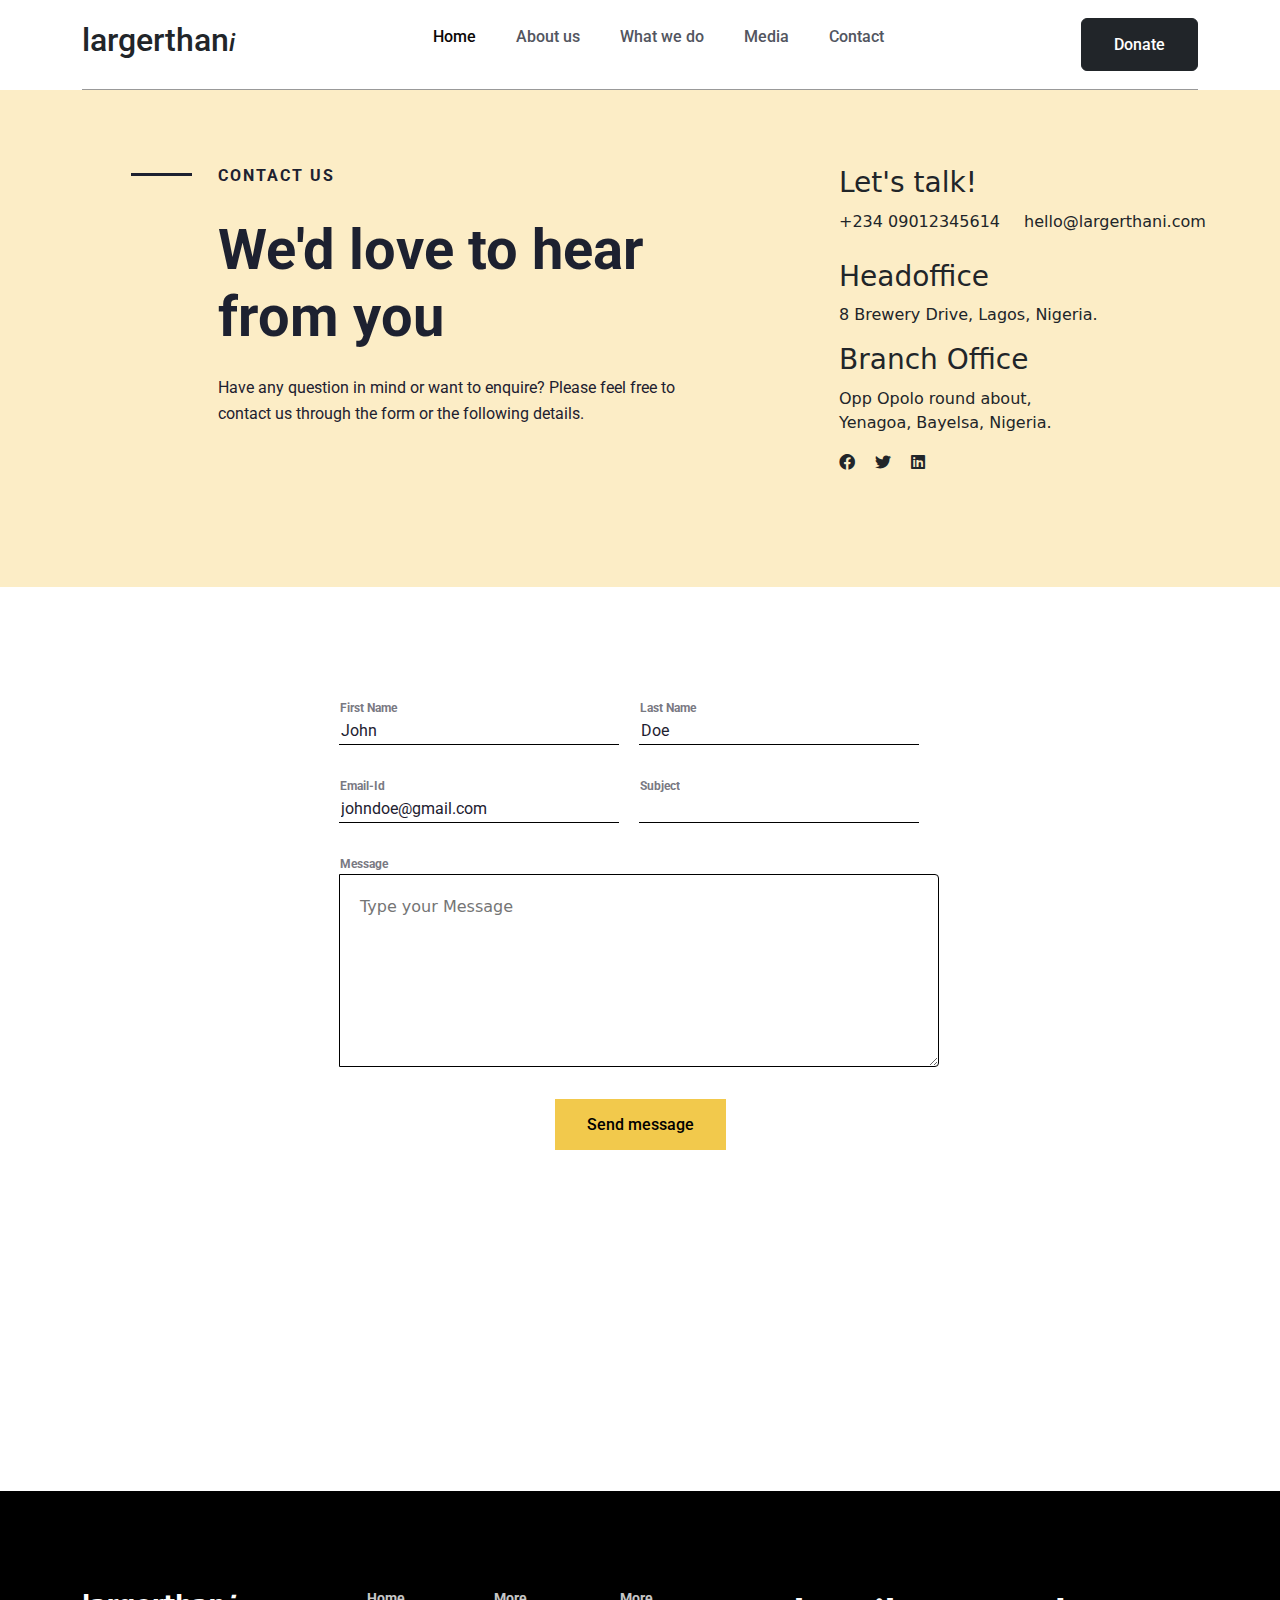
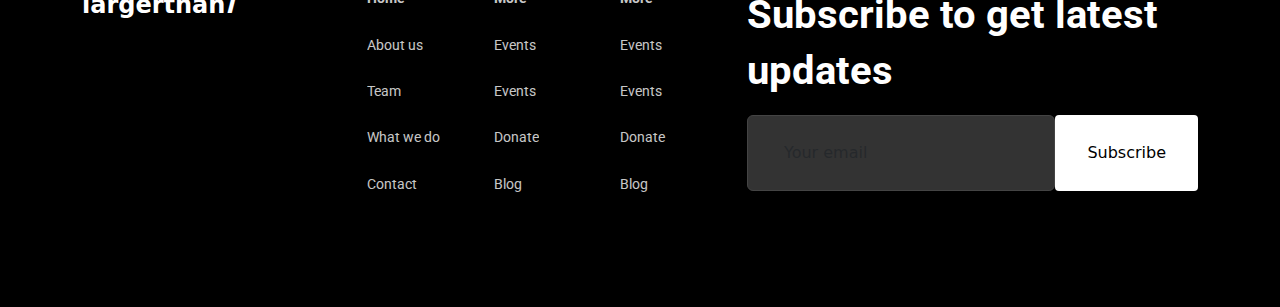
<file: new.html>
<!DOCTYPE html>
<html lang="en">
    <head>
        <meta charset="UTF-8" />
        <title>Contact Page</title>
        <link rel="preconnect" href="https://fonts.googleapis.com" />
        <link rel="preconnect" href="https://fonts.gstatic.com" crossorigin />
        <link
            href="https://fonts.googleapis.com/css2?family=Open+Sans:wght@300;500&display=swap"
            rel="stylesheet"
        />
        <link
            rel="stylesheet"
            href="https://fonts.googleapis.com/css2?family=Roboto:wght@700&display=swap"
        />
        <link
            rel="stylesheet"
            href="https://fonts.googleapis.com/css2?family=Courgette&display=swap"
        />
        <link
            rel="stylesheet"
            href="https://fonts.googleapis.com/css?family=Roboto:400,500,700&display=swap"
        />

        <link rel="stylesheet" href="css/bootstrap.min.css" />
        <link rel="stylesheet" href="css/all.min.css" />
        <link rel="stylesheet" href="css/framework.css" />
        <link rel="stylesheet" href="css/master.css" />
    </head>
    <body>
        <header class="header">
            <div class="container">
                <div class="navbar d-flex">
                    <h2 class="larger">largerthan<i>i</i></h2>
                    <ul class="items gap-20 d-flex">
                        <li class="nav-item">
                            <a class="nav-link" href="#">Home</a>
                        </li>
                        <li class="nav-item">
                            <a class="nav-link" href="#">About us</a>
                        </li>
                        <li class="nav-item">
                            <a class="nav-link" href="#">What we do</a>
                        </li>
                        <li class="nav-item">
                            <a class="nav-link" href="#">Media</a>
                        </li>
                        <li class="nav-item">
                            <a class="nav-link" href="#">Contact</a>
                        </li>
                    </ul>
                    <button
                        class="donate btn btn-dark text-white btn-shape fs-6"
                    >
                        Donate
                    </button>
                </div>
            </div>
        </header>
        <section class="contact">
            <div class="container">
                <div class="row">
                    <div class="contact-us col-6">
                        <p class="first">Contact Us</p>
                        <h3>We'd love to hear from you</h3>
                        <p>
                            Have any question in mind or want to enquire? Please
                            feel free to contact us through the form or the
                            following details.
                        </p>
                    </div>

                    <div class="contact-info col-6">
                        <div class="contact-block">
                            <h3>Let's talk!</h3>
                            <div class="phone d-flex">
                                <p class="phone-number">+234 09012345614</p>
                                <p>hello@largerthani.com</p>
                            </div>
                        </div>

                        <div class="contact-block">
                            <h3>Headoffice</h3>
                            <p>8 Brewery Drive, Lagos, Nigeria.</p>
                        </div>

                        <div class="contact-block">
                            <h3>Branch Office</h3>
                            <p class="nigeria">
                                Opp Opolo round about, Yenagoa, Bayelsa,
                                Nigeria.
                            </p>
                        </div>

                        <ul class="social-icons">
                            <li>
                                <a href="#" class="text-dark" title="Facebook">
                                    <i class="fab fa-facebook"></i>
                                </a>
                            </li>
                            <li>
                                <a href="#" class="text-dark" title="Twitter">
                                    <i class="fab fa-twitter"></i>
                                </a>
                            </li>
                            <li>
                                <a href="#" class="text-dark" title="LinkedIn">
                                    <i class="fab fa-linkedin"></i>
                                </a>
                            </li>
                        </ul>
                    </div>
                </div>
            </div>
        </section>
        <form class="contact-form">
            <div class="input-half d-flex">
                <div class="input-group">
                    <label for="first-name">First Name</label>
                    <input
                        type="text"
                        id="first-name"
                        name="first-name"
                        required
                        placeholder="John"
                    />
                </div>
                <div class="input-group">
                    <label for="last-name">Last Name</label>
                    <input
                        type="text"
                        id="last-name"
                        name="last-name"
                        required
                        placeholder="Doe"
                    />
                </div>
            </div>
            <div class="input-half d-flex">
                <div class="input-group">
                    <label for="email-id">Email-Id</label>
                    <input
                        type="text"
                        id="email-id"
                        name="email-id"
                        required
                        placeholder="johndoe@gmail.com"
                    />
                </div>
                <div class="input-group">
                    <label for="last-name">Subject</label>
                    <input
                        type="text"
                        id="last-name"
                        name="last-name"
                        required
                        placeholder=""
                    />
                </div>
            </div>
            <div class="input-group">
                <label for="message">Message</label>
                <textarea
                    id="message"
                    name="message"
                    required
                    placeholder="Type your Message"
                ></textarea>
            </div>
            <button type="submit" class="submit-button">Send message</button>
        </form>
        <section class="map-container">
            <iframe
                src="https://www.google.com/maps/embed?pb=!1m18!1m12!1m3!1d193592.98124461022!2d-74.2598659!3d40.6971494!2m3!1f0!2f0!3f0!3m2!1i1024!2i768!4f13.1!3m3!1m2!1s0x89c24fa5d33f083b%3A0xc80b8f06e177fe62!2sNew%20York%2C%20NY%2C%20USA!5e0!3m2!1sen!2suk!4v1646807061422!5m2!1sen!2suk"
                style="border: 0"
                allowfullscreen=""
                loading="lazy"
            ></iframe>
        </section>

        <footer class="footer-5">
            <div class="container">
                <div class="row">
                    <div class="col-3">
                        <div class="logo">largerthan<i>i</i></div>
                    </div>
                    <div class="col-4">
                        <div class="row">
                            <div class="col-4">
                                <ol class="menu">
                                    <li class="head"><a href="#">Home</a></li>
                                    <li><a href="#">About us</a></li>
                                    <li><a href="#">Team</a></li>
                                    <li><a href="#">What we do</a></li>
                                    <li><a href="#">Contact</a></li>
                                </ol>
                            </div>
                            <div class="col-4">
                                <ol class="menu more-space">
                                    <li class="head"><a href="#">More</a></li>
                                    <li><a href="#">Events</a></li>
                                    <li><a href="#">Events</a></li>
                                    <li><a href="#">Donate</a></li>
                                    <li><a href="#">Blog</a></li>
                                </ol>
                            </div>
                            <div class="col-4">
                                <ol class="menu more-space">
                                    <li class="head"><a href="#">More</a></li>
                                    <li><a href="#">Events</a></li>
                                    <li><a href="#">Events</a></li>
                                    <li><a href="#">Donate</a></li>
                                    <li><a href="#">Blog</a></li>
                                </ol>
                            </div>
                        </div>
                    </div>
                    <div class="col-5">
                        <div class="subscribe">
                            <p>Subscribe to get latest updates</p>
                            <div class="input-area">
                                <input
                                    type="email"
                                    class="form-control"
                                    placeholder="Your email"
                                />
                                <button type="submit" class="btn btn-primary">
                                    Subscribe
                                </button>
                            </div>
                        </div>
                    </div>
                </div>
            </div>
        </footer>
    </body>
</html>
</file>
<file: css/framework.css>
:root {
  --blue-color: #0075ff;
  --blue-alt-color: #0d69d5;
  --orange-color: #f59e0b;
  --green-color: #22c55e;
  --red-color: #f44336;
  --grey-color: #888;
  --black-color:#000;
}
/* Start Box */
.d-flex {
  display: flex;
}
.f-wrap {
  flex-wrap: wrap;
}
.align-center {
  align-items: center;
}
.space-between {
  justify-content: space-between;
}
.d-grid {
  display: grid;
}
.gap-20 {
  gap: 20px;
}
.d-block {
  display: block;
}
@media (max-width: 767px) {
  .block-mobile {
    display: block;
  }
  .hide-mobile {
    display: none;
  }
}
/* End Box */
/* Start Padding + Margin */
.p-10 {
  padding: 10px;
}
.p-15 {
  padding: 15px;
}
.p-20 {
  padding: 20px;
}
.pt-10 {
  padding-top: 10px;
}
.pt-15 {
  padding-top: 15px;
}
.pt-20 {
  padding-top: 20px;
}
.pb-10 {
  padding-bottom: 10px;
}
.pb-15 {
  padding-bottom: 15px;
}
.pb-20 {
  padding-bottom: 20px;
}
.pl-10{
  padding-left: 10px;
}
.pl-15 {
  padding-left: 15px;
}
.m-0 {
  margin: 0;
}
.m-15 {
  margin: 15px;
}
.m-20 {
  margin: 20px;
}
.mt-0 {
  margin-top: 0;
}
.mt-5 {
  margin-top: 5px;
}
.mt-10 {
  margin-top: 10px;
}
.mt-15 {
  margin-top: 15px;
}
.mt-20 {
  margin-top: 20px;
}
.mt-25 {
  margin-top: 25px;
}
.mr-10 {
  margin-right: 10px;
}
.mr-15 {
  margin-right: 15px;
}
.mb-5 {
  margin-bottom: 5px;
}
.mb-10 {
  margin-bottom: 10px;
}
.mb-15 {
  margin-bottom: 15px;
}
.mb-20 {
  margin-bottom: 20px;
}
.mb-25 {
  margin-bottom: 25px;
}
.ml-20{
  margin-left: 20px;
}
.ml-110{
  margin-left: 110px;
}
.mr-110{
  margin-right: 110px;
}
/* End Padding + Margin */
/* Start Color */
.c-black {
  color: black;
}
.c-white {
  color: white;
}
.c-grey {
  color: var(--grey-color);
}
.c-red {
  color: var(--red-color);
}
.c-green {
  color: var(--green-color);
}
.c-blue {
  color: var(--blue-color);
}
.c-orange {
  color: var(--orange-color);
}
.bg-black{
  background-color: var(--black-color);
}
.bg-red {
  background-color: var(--red-color);
}
.bg-green {
  background-color: var(--green-color);
}
.bg-blue {
  background-color: var(--blue-color);
}
.bg-orange {
  background-color: var(--orange-color);
}
.bg-white {
  background-color: white;
}
.bg-eee {
  background-color: #eee;
}
/* End Color */
/* Start Position */
.p-relative {
  position: relative;
}
.p-absolute {
  position: absolute;
}
/* End Position */
/* Start Font */
.txt-c {
  text-align: center;
}
.fs-13 {
  font-size: 13px;
}
.fs-14 {
  font-size: 14px;
}
.fs-15 {
  font-size: 15px;
}
.fs-25 {
  font-size: 25px;
}
.fw-bold {
  font-weight: bold;
}
.fw-100 {
  font-weight: 100;
}
@media (max-width: 767px) {
  .txt-c-mobile {
    text-align: center;
  }
}
/* End Font */
/* Start Border */
.rad-6 {
  border-radius: 6px;
}
.rad-10 {
  border-radius: 10px;
}
.rad-half {
  border-radius: 50%;
}
.b-none {
  border: none;
}
.border-ccc {
  border: 1px solid #ccc;
}
.border-eee {
  border: 1px solid #eee;
}

/* End Border */
/* Start Width + Height */
.w-full {
  width: 100%;
}
.w-100 {
  width: 100px;
}
.w-fit {
  width: fit-content;
}
.h-full {
  height: 100%;
}
.h-100 {
  height: 100px;
}
/* End Width + Height */
/* Start Components */
.center-flex {
  display: flex;
  align-items: center;
  justify-content: center;
}
.between-flex {
  display: flex;
  align-items: center;
  justify-content: space-between;
}
.btn-shape {
  padding: 16px 32px;
  border-radius: 6px;
}
/* End Components */
</file>
<file: css/master.css>
body {
  margin: 0;
  padding: 0;
}

.navbar {
  padding-top: 18px;
  padding-right: 0px;
  font-family: Roboto;
  padding-bottom: 18px;
  border-bottom: 1px solid rgba(0, 0, 0, 0.4);
}
.navbar h2 i {
  font-size: 25px;
}
.navbar .items {
  color: #525560;
  font-size: 16px;
  font-style: normal;
  font-weight: 500;
  line-height: normal;
  gap: 40px;
  list-style: none;
  padding-left: 0;
}
.navbar .items .nav-item:first-child {
  color: var(--Black, #0b0706);
  font-family: Roboto;
  font-size: 16px;
  font-style: normal;
  font-weight: 500;
  line-height: normal;
}
.navbar .donate {
  color: #fff;
  text-align: right;
  font-family: Roboto;
  font-size: 16px;
  font-style: normal;
  font-weight: 500;
  line-height: normal;
}

.header .container {
  display: block;
  position: relative;
}
.header .container .children .center h2 {
  color: #fff;
  font-family: Roboto;
  font-size: 64px;
  font-style: normal;
  font-weight: 700;
  line-height: 120%; /* 76.8px */
}
.header .container .children .center .care {
  color: #fff;
  font-size: 64px;
  width: 700px;
  line-height: 1.2;
  text-align: left;
  position: absolute;
  top: 0;
  left: 0;
}
.header .container .children .center .box {
  display: flex;
}
.header .container .children .center .box .do {
  position: absolute;
  color: black;
  background-color: #fff;
  width: 75px;
  top: 55%;
  left: 120px;
}
.header .container .children .center .box .play {
  top: 55%;
  left: 18%;
  position: absolute;
  display: flex;
  gap: 8px;
  padding-left: 30px;
  color: #fff;
}
.header .container .children .center .box .play img {
  width: 24px;
}
.header .container .children img {
  width: 100%;
  height: auto;
  display: block;
}
.header .container .children .text {
  display: flex;
  align-items: center;
  color: #fff;
  display: space-between;
  color: #fff;
  text-align: right;
  font-size: 18px;
  font-style: normal;
  line-height: normal;
}
.header .container .children .text .first {
  position: absolute;
}
.header .container .children .text .second {
  position: absolute;
}

.about-section {
  display: flex;
  flex-direction: column;
  align-items: center;
  padding: 86px 0;
}
.about-section .container {
  gap: 110px;
}
.about-section .container .content .know {
  color: #1d2130;
  font-family: Roboto;
  font-size: 16px;
  font-style: normal;
  font-weight: 700;
  line-height: normal;
  letter-spacing: 2px;
  text-transform: uppercase;
}
.about-section .container .content .title {
  font-size: 2.5em;
  margin-bottom: 1em;
  font-family: Roboto;
  font-size: 48px;
  font-style: normal;
  font-weight: 700;
  line-height: 120%; /* 57.6px */
}
.about-section .container .content .description {
  margin-bottom: 1em;
  color: #525560;
  /* Paragraph */
  font-size: 16px;
  font-style: normal;
  font-weight: 300;
  line-height: 160%; /* 25.6px */
}
.about-section .container .content .description-2 {
  margin-bottom: 1em;
  color: #525560;
  /* Paragraph */
  font-size: 16px;
  font-style: normal;
  font-weight: 300;
  line-height: 160%; /* 25.6px */
  padding-bottom: 48px;
}
.about-section .container .content .learn-more-btn {
  padding: 1em 2em;
  border-radius: 4px;
  background: #f2c94c;
  color: #000000;
  border: none;
  cursor: pointer;
  transition: background-color 0.3s;
}
.about-section .container .video-thumbnail {
  position: relative;
}
.about-section .container .video-thumbnail img {
  width: 100%;
  display: block;
}
.about-section .container .video-thumbnail .play-btn {
  position: absolute;
  top: 50%;
  left: 50%;
  transform: translate(-50%, -50%);
}
.about-section .container .oursupporters {
  padding-right: 100px;
  margin-top: 64px;
  display: flex;
  flex-direction: column;
}
.about-section .container .oursupporters .supporters-title {
  color: #1d2130;
  font-family: Roboto;
  font-size: 16px;
  font-style: normal;
  font-weight: 500;
  line-height: normal;
  letter-spacing: 2px;
  text-transform: uppercase;
  margin-bottom: 33px;
  position: relative;
  overflow: hidden;
}
.about-section .container .oursupporters .supporters-title:after {
  content: "";
  position: absolute;
  left: 190px;
  top: 50%;
  width: 100%;
  height: 1px;
  background-color: #e5e5e5;
}
.about-section .container .oursupporters .logos {
  display: flex;
  justify-content: space-between;
  gap: 60px;
}
.about-section .container .oursupporters .logos img {
  width: 140px;
  height: auto;
}

.service-section {
  background-color: #fcedc6;
  padding: 0;
}
.service-section .container {
  margin: 0 auto;
  display: flex;
  justify-content: space-between;
  align-items: flex-start;
}
.service-section .container .text-content .section {
  padding-left: 10px;
}
.service-section .container .text-content .section .section-title {
  padding-top: 96px;
  padding-bottom: 32px;
}
.service-section .container .text-content .section .service-title {
  font-size: 2.5rem;
  color: #333;
}
.service-section .container .text-content .section .service-description {
  color: #666;
  padding-top: 16px;
  padding-bottom: 32px;
}
.service-section .container .text-content .service-list .service-item {
  display: flex;
}
.service-section .container .text-content .service-list .service-item .line {
  display: flex;
  list-style: none;
}
.service-section .container .text-content .service-list .service-item img {
  width: 28px;
  height: 28px;
}
.service-section .container .text-content .service-list .service-item .icon {
  display: inline-block;
  width: 40px;
  height: 40px;
  background-size: contain;
  background-repeat: no-repeat;
  margin-right: 24px;
}
.service-section .container .text-content .service-list .service-item .item-description {
  color: #666;
  max-width: 370px;
  line-height: 160%;
}

.service-image {
  border-radius: 10px;
  padding-top: 147px;
  padding-left: 96px;
  padding-bottom: 96px;
}

.projects-container {
  flex-direction: column;
  padding-bottom: 96px;
}
.projects-container .header {
  margin-bottom: 66px;
  width: 640px;
  padding-left: 125px;
}
.projects-container .header .done-projects {
  color: var(--Primary-text, #1d2130);
  font-family: Roboto;
  font-size: 16px;
  font-style: normal;
  font-weight: 700;
  line-height: normal;
  letter-spacing: 2px;
  text-transform: uppercase;
  padding-right: 100px;
  position: relative;
  left: -3%;
  padding-top: 56px;
}
.projects-container .header .done-projects:before {
  content: "";
  position: absolute;
  right: 105%;
  bottom: 12%;
  width: 15%;
  height: 1px;
  stroke-width: 2px;
  background-color: #1d2130;
  padding-top: 2.2px;
}
.projects-container .header h1 {
  color: #1d2130;
  /* H2 */
  font-family: Roboto;
  font-size: 48px;
  font-style: normal;
  font-weight: 700;
  line-height: 120%; /* 57.6px */
  padding-bottom: 66px;
}
.projects-container .header h3 {
  color: var(--Primary-text, #1d2130);
  /* H2 */
  font-family: Roboto;
  font-size: 48px;
  font-style: normal;
  font-weight: 700;
  line-height: 120%; /* 57.6px */
  width: 115%;
}
.projects-container .project-holder {
  gap: 24px;
}
.projects-container .project-holder .project-card {
  position: relative;
}
.projects-container .project-holder .project-card img {
  width: 100%;
  display: block;
  border-radius: 10px;
}
.projects-container .project-holder .project-card .project-overlay {
  position: absolute;
  bottom: 0;
  color: #fff;
  width: 100%;
  font-family: Roboto;
  padding-bottom: 48px;
  padding-left: 48px;
  border-radius: 0 0 10px 10px;
  position: absolute;
}
.projects-container .project-holder .project-card .project-overlay h3 {
  font-size: 1.25rem;
  width: 85%;
  color: #fff;
  font-size: 28px;
  font-style: normal;
  font-weight: 700;
  line-height: 150%; /* 42px */
  padding-bottom: 16px;
}
.projects-container .project-holder .project-card .project-overlay p {
  font-size: 1rem;
  padding-bottom: 64px;
  width: 75%;
  color: #fff;
  font-size: 16px;
  font-style: normal;
  font-weight: 400;
  line-height: 160%; /* 25.6px */
}
.projects-container .project-holder .project-card .project-overlay .learn-more {
  background: #fff;
  color: black;
  padding: 16px 32px;
  border-radius: 5px;
  text-decoration: none;
  width: 52%;
}

.content-wrapper {
  background-color: #000000;
  width: 100%;
  padding-left: 110px;
  padding-bottom: 141px;
  margin-bottom: 96px;
}
.content-wrapper .container {
  display: flex;
  flex-direction: column;
  padding: 86px 0;
}
.content-wrapper .container .text {
  color: #fff;
}
.content-wrapper .container .text h1 {
  font-size: 24px;
  margin-bottom: 10px;
  color: #fff;
  /* H2 */
  font-family: Roboto;
  font-size: 48px;
  font-style: normal;
  font-weight: 700;
  line-height: 120%; /* 57.6px */
  max-width: 700px;
}
.content-wrapper .container .text p {
  font-size: 14px;
  margin-bottom: 20px;
  color: #fff;
  color: #fff;
  max-width: 550px;
  /* Paragraph */
  font-size: 16px;
  font-style: normal;
  line-height: 160%; /* 25.6px */
  opacity: 0.6;
}
.content-wrapper .container .legend-row {
  padding-top: 32px;
  color: #fff;
  gap: 10px;
}
.content-wrapper .container .legend-row .legend-item {
  font-size: 15px;
}
.content-wrapper .container .legend-row .legend-item .color-box {
  width: 20px;
  height: 20px;
  display: inline-block;
  align-items: left;
  margin-right: 10px;
}
.content-wrapper .chart {
  padding-right: 124px;
}

.footer {
  margin-top: 74px;
  padding: 96px 0;
  background-color: #000;
  color: #fff;
  padding-right: 214px;
}
.footer .container .logo {
  font-size: 24px;
  padding-bottom: 0;
  color: #fff;
  font-style: normal;
  font-weight: 700;
}
.footer .container .menu {
  display: flex;
  flex-direction: column;
  gap: 24px;
  padding-left: 115px;
  width: 120%;
}
.footer .container .menu li {
  list-style: none;
  margin: 0;
  padding: 0;
  color: #fff;
  font-family: Roboto;
  font-size: 14px;
  font-style: normal;
  font-weight: 400;
  line-height: 160%; /* 22.4px */
  opacity: 0.78;
}
.footer .container .menu li a {
  color: #fff;
  text-decoration: none;
  list-style: none;
}
.footer .container .subscribe {
  display: flex;
  flex-direction: column;
  align-items: flex-start;
  padding-left: 73.5px;
}
.footer .container .subscribe .input-area {
  display: flex;
}
.footer .container .subscribe p {
  color: #fff;
  font-family: Roboto;
  font-size: 40px;
  font-style: normal;
  font-weight: 700;
  line-height: 140%; /* 56px */
  width: 450px;
}
.footer .container .subscribe input {
  background: #333;
  border: 1px solid #444;
  color: #fff;
  padding-right: 400px;
}
.footer .container .subscribe input::-moz-placeholder {
  padding-left: 24px;
}
.footer .container .subscribe input::placeholder {
  padding-left: 24px;
}
.footer .container .subscribe button {
  background: #fff;
  color: black;
  padding: 26px 32px;
  border: none;
  cursor: pointer;
  border-radius: 4px;
  -webkit-backdrop-filter: blur(40px);
          backdrop-filter: blur(40px);
}

.know-about .container {
  padding-top: 34px;
}
.know-about .container .know-about {
  color: #1d2130;
  font-family: Roboto;
  font-size: 16px;
  font-style: normal;
  font-weight: 400;
  line-height: 26px;
  text-transform: uppercase;
}
.know-about .container .same-line .paragraph {
  padding-bottom: 8px;
  color: #1d2130;
  font-family: Roboto;
  font-size: 16px;
  font-weight: 700;
  line-height: normal;
  text-transform: uppercase;
}
.know-about .container .same-line h3 {
  font-size: 56px;
  font-style: normal;
  font-weight: 700;
  line-height: 67px;
  width: 13.67em;
}
.know-about .container .lorem {
  color: #1d2130;
  font-family: Roboto;
}
.know-about .container .lorem .Aenean {
  font-size: 20px;
  width: 23em;
}
.know-about .container .lorem .lorem {
  font-size: 16px;
  font-style: normal;
  font-weight: 400;
  line-height: 26px;
  opacity: 0.7;
  width: 29em;
}

.main-image {
  padding-bottom: 96px;
  background: linear-gradient(to bottom, #ffffff 50%, #fcedc6 50%);
}
.main-image .container .background-image {
  width: 80em; /* Adjust the width as needed */
  height: 28em; /* Adjust the height as needed */
  background-image: url("../imgs/BG (1).jpg");
  background-size: cover;
  background-position: center;
  background-repeat: no-repeat;
  margin-top: 70px;
  border-radius: 20px;
  position: relative;
}
.main-image .container .background-image .fa-play {
  position: absolute;
  top: 50%;
  left: 50%;
  transform: translate(-50%, -50%);
  background-color: #fff;
  border-radius: 50%;
  width: 2.5em;
  height: 2.5em;
  font-size: 1.5em;
  display: flex;
  justify-content: center;
  align-items: center;
}

.third-section {
  background-color: #fcedc6;
}
.third-section .container .both {
  padding-bottom: 96px;
  padding-left: 96px;
  padding-right: 96px;
}
.third-section .container .both .mission-vission {
  color: #1d2130;
  font-family: Roboto;
}
.third-section .container .both .mission-vission .inclusive {
  font-size: 16px;
  font-style: normal;
  font-weight: 700;
  line-height: normal;
  letter-spacing: 2px;
  text-transform: uppercase;
}
.third-section .container .both .mission-vission h4 {
  font-size: 28px;
  font-style: normal;
  font-weight: 700;
  line-height: 42px;
}
.third-section .container .both .mission-vission p {
  font-size: 16px;
  font-style: normal;
  font-weight: 400;
  line-height: 26px;
  opacity: 0.7;
}

.supporters {
  background-color: #fcedc6;
}
.supporters .container .logos {
  padding-top: 49.5px;
  padding-bottom: 97.3px;
  display: flex;
  gap: 97px;
}
.awards {
  margin-top: 96px;
  margin-bottom: 96px;
}
.awards .container .row h3 {
  padding-bottom: 48px;
}
.awards .container .row .logo {
  display: flex;
  flex-direction: column;
  align-items: center;
}
.awards .container .row .logo img {
  margin-bottom: 16px;
}
.awards .container .row .logo .year-section {
  text-align: center;
  display: flex; /* Add flexbox */
  flex-direction: column; /* Arrange items vertically */
  align-items: center;
  color: #1d2130;
  font-family: Roboto;
  display: flex;
  flex-direction: column;
  align-items: left;
}
.awards .container .row .logo .year-section h4 {
  margin-bottom: 4px;
  font-size: 24px;
  font-style: normal;
  font-weight: 700;
}
.awards .container .row .logo .year-section p {
  margin-bottom: 4px;
}
.awards .container .row .logo .year-section .best {
  font-size: 16px;
  font-style: normal;
  font-weight: 700;
}
.awards .container .row .logo .year-section .berlin {
  font-size: 12px;
  font-style: normal;
  font-weight: 500;
  text-transform: uppercase;
  opacity: 0.6;
  padding-left: 8px;
}

.journey {
  background-color: #f2c94c;
  width: 100%;
  max-width: 1280px;
  height: 36em;
  display: flex;
  align-items: center;
  justify-content: center;
  border-radius: 20px;
  margin: 0 auto;
  padding-top: 128px;
  padding-left: 96px;
  color: #000;
  font-family: Roboto;
  padding-bottom: 64px;
}
.journey .container .row {
  display: flex;
  justify-content: center; /* Center items horizontally */
  align-items: center; /* Center items vertically */
  width: 100%;
}
.journey .container .row .left-column .our-journey {
  font-size: 16px;
  font-style: normal;
  font-weight: 700;
  line-height: normal;
  letter-spacing: 2px;
  text-transform: uppercase;
}
.journey .container .row .left-column .raised {
  font-size: 48px;
  font-style: normal;
  font-weight: 700;
  line-height: 57.6px;
}
.journey .container .row .left-column .lorem {
  font-size: 16px;
  font-style: normal;
  font-weight: 400;
  line-height: 160%; /* 25.6px */
  opacity: 0.6;
  width: 77%;
}
.journey .container .row .left-column .second-text {
  padding-top: 32px;
  display: flex;
  gap: 32px;
}
.journey .container .row .left-column .second-text .third {
  padding-left: 3px;
}
.journey .container .row img {
  max-width: 100%;
  max-height: 100%;
  -o-object-fit: contain;
     object-fit: contain;
  width: 37em;
  height: 28em;
}

.team-section {
  text-align: center;
  color: #1d2130;
  font-family: Roboto;
}
.team-section h2 {
  font-size: 48px;
  font-style: normal;
  font-weight: 700;
  line-height: 120%; /* 57.6px */
  padding-bottom: 16px;
}
.team-section .lead {
  color: #525560;
  font-family: Roboto;
  font-size: 16px;
  font-style: normal;
  font-weight: 400;
  line-height: 160%; /* 25.6px */
  width: 45%;
  margin: 0 auto; /* This centers the paragraph */
  text-align: center;
}
.team-section .card {
  border: none;
  box-shadow: none;
  color: #1d2130;
  font-family: Roboto;
  padding-bottom: 48px;
}
.team-section .card h5 {
  font-size: 20px;
  font-style: normal;
  font-weight: 500;
  line-height: 160%;
}
.team-section .card p {
  font-size: 12px;
  font-style: normal;
  font-weight: 500;
  line-height: 160%;
  opacity: 0.6;
  padding-bottom: 10px;
}
.working-cross {
  padding-top: 110px;
  padding-bottom: 96px;
  margin-left: 206px;
  margin-right: 110px;
}
.working-cross .col-6 {
  color: #1d2130;
  font-family: Roboto;
}
.working-cross .col-6 .we-do {
  font-size: 16px;
  font-style: normal;
  font-weight: 700;
  line-height: normal;
  letter-spacing: 2px;
  text-transform: uppercase;
  margin-bottom: 32px;
  position: relative;
}
.working-cross .col-6 .we-do:before {
  content: "";
  position: absolute;
  right: 105%;
  bottom: 50%;
  width: 12%;
  height: 1px;
  stroke-width: 2px;
  background-color: #1d2130;
  padding-top: 2.2px;
}
.working-cross .col-6 .lorem {
  color: #525560;
  font-family: Roboto;
  font-size: 16px;
  font-style: normal;
  font-weight: 400;
  line-height: 160%; /* 25.6px */
  padding-top: 34px;
  width: 105%;
}
.working-cross .col-6 h3 {
  font-size: 56px;
  font-style: normal;
  font-weight: 700;
  line-height: 120%; /* 67.2px */
  width: 75%;
}
.working-cross .col-6 img {
  padding-left: 113px;
}

.about-section-2 {
  background-color: #fcedc6;
  display: flex;
  flex-direction: column;
  align-items: center;
  padding-left: 206px;
  padding-top: 76px;
  padding-bottom: 96px;
  margin-bottom: 85px;
}
.about-section-2 .container .content .we-do {
  color: #1d2130;
  font-family: Roboto;
  font-size: 16px;
  font-style: normal;
  font-weight: 700;
  line-height: normal;
  letter-spacing: 2px;
  text-transform: uppercase;
  margin-bottom: 32px;
  position: relative;
}
.about-section-2 .container .content .we-do:before {
  content: "";
  position: absolute;
  right: 105%;
  bottom: 50%;
  width: 12%;
  height: 1px;
  stroke-width: 2px;
  background-color: #1d2130;
  padding-top: 2.2px;
}
.about-section-2 .container .content .title {
  font-size: 2.5em;
  font-family: Roboto;
  font-size: 48px;
  font-style: normal;
  font-weight: 700;
  line-height: 120%; /* 57.6px */
  margin-bottom: 49px;
  width: 70%;
}
.about-section-2 .container .content .description {
  color: var(--Secondary-text, #525560);
  /* Paragraph */
  font-family: Roboto;
  font-size: 16px;
  font-style: normal;
  font-weight: 400;
  line-height: 160%; /* 25.6px */
  width: 80%;
  margin-bottom: 32px;
}
.about-section-2 .container .content .description-2 {
  margin-bottom: 1em;
  color: #525560;
  /* Paragraph */
  font-size: 16px;
  font-style: normal;
  font-weight: 300;
  line-height: 160%; /* 25.6px */
  padding-bottom: 48px;
}
.about-section-2 .container .content .learn-more-btn {
  padding: 1em 2em;
  border-radius: 4px;
  background: #f2c94c;
  color: #000000;
  border: none;
  cursor: pointer;
  transition: background-color 0.3s;
}
.about-section-2 .container .video-thumbnail {
  position: relative;
}
.about-section-2 .container .video-thumbnail img {
  width: 100%;
  display: block;
}
.about-section-2 .container .video-thumbnail .play-btn {
  position: absolute;
  top: 50%;
  left: 50%;
  transform: translate(-50%, -50%);
}
.about-section-2 .container .right-side {
  background-color: white;
  border-radius: 20px;
  padding: 24px;
  width: 40%;
  margin-left: 21px;
  flex-direction: row;
  align-items: center;
}
.about-section-2 .container .right-side img {
  height: 10em;
  width: 14em;
  padding-bottom: 24px;
}
.about-section-2 .container .right-side .paragraph {
  width: -moz-fit-content;
  width: fit-content;
  padding-right: 0px;
  width: 100%;
  padding-bottom: 0px;
  padding-left: 24px;
}
.about-section-2 .container .right-side .paragraph h4 {
  margin-top: 9px;
  margin-bottom: 8px;
  color: var(--Primary-text, #1d2130);
  font-family: Roboto;
  font-size: 20px;
  font-style: normal;
  font-weight: 700;
  line-height: 150%; /* 30px */
}
.about-section-2 .container .right-side .paragraph p {
  margin-bottom: 0px;
  color: var(--Primary-text, #1d2130);
  font-family: Roboto;
  font-size: 14px;
  font-style: normal;
  font-weight: 700;
  line-height: 150%; /* 21px */
  opacity: 0.5;
}
.about-section-2 .container .right-side .paragraph .lorem {
  color: var(--Secondary-text, #525560);
  /* Paragraph */
  font-family: Roboto;
  font-size: 16px;
  font-style: normal;
  font-weight: 400;
  line-height: 160%; /* 25.6px */
}

.contact {
  padding-top: 76px;
  padding-bottom: 96px;
  padding-left: 206px;
  display: flex;
  justify-content: space-between;
  background-color: #fcedc6;
  margin-right: 0px;
}
.contact .container .contact-us .first {
  font-size: 16px;
  font-style: normal;
  font-weight: 700;
  line-height: normal;
  letter-spacing: 2px;
  text-transform: uppercase;
  margin-bottom: 32px;
  position: relative;
}
.contact .container .contact-us .first:before {
  content: "";
  position: absolute;
  right: 105%;
  bottom: 50%;
  width: 12%;
  height: 1px;
  stroke-width: 2px;
  background-color: #1d2130;
  padding-top: 2.2px;
}
.contact .container .contact-us h3 {
  padding-bottom: 16px;
  color: var(--b, #1d2130);
  /* H1 */
  font-family: Roboto;
  font-size: 56px;
  font-style: normal;
  font-weight: 700;
  line-height: 120%; /* 67.2px */
}
.contact .container .contact-us p {
  color: var(--b, #1d2130);
  /* Paragraph */
  font-family: Roboto;
  font-size: 16px;
  font-style: normal;
  font-weight: 400;
  line-height: 160%; /* 25.6px */
}
.contact .container .contact-info {
  padding-left: 96px;
}
.contact .container .contact-info .contact-block,
.contact .container .contact-info .social-icons {
  gap: 20px;
}
.contact .container .contact-info .contact-block .phone-number {
  padding-right: 24px;
  padding-bottom: 10px;
}
.contact .container .contact-info .contact-block h3 {
  margin-bottom: 10px;
}
.contact .container .contact-info .contact-block .nigeria {
  width: 60%;
}
.contact .container .contact-info .social-icons {
  list-style: none;
  padding: 0;
  display: flex;
}
.contact-form {
  width: 600px;
  margin: 112px auto;
}
.contact-form .input-group {
  margin-bottom: 32px;
}
.contact-form .input-group label {
  color: var(--Primary-text, #1d2130);
  font-family: Roboto;
  font-size: 12px;
  font-style: normal;
  font-weight: 700;
  line-height: 160%; /* 19.2px */
  opacity: 0.6;
}
.contact-form .input-group input,
.contact-form .input-group textarea {
  width: calc(100% - 20px);
  border-bottom: 1px solid #000;
  border-top: none;
  border-left: none;
  border-right: none;
  border-radius: 0;
}
.contact-form .input-group textarea {
  resize: vertical;
  border: 1px solid #000;
  border-radius: 4px;
  max-width: 768px;
  max-height: 100%;
  flex-shrink: 0;
  width: 100%;
  padding-left: 20px;
  padding-top: 20px;
  padding-bottom: 20.39%;
  box-sizing: border-box;
}
.contact-form .input-group input::-moz-placeholder {
  color: var(--Primary-text, #1d2130);
  font-family: Roboto;
  font-size: 16px;
  font-style: normal;
  font-weight: 400;
  line-height: 160%; /* 25.6px */
}
.contact-form .input-group input::placeholder {
  color: var(--Primary-text, #1d2130);
  font-family: Roboto;
  font-size: 16px;
  font-style: normal;
  font-weight: 400;
  line-height: 160%; /* 25.6px */
}
.contact-form .input-group .input-half {
  display: flex;
}
.contact-form .submit-button {
  background: #f2c94c;
  color: #000;
  border: none;
  padding: 16px 32px;
  font-weight: bold;
  cursor: pointer;
  transition: background-color 0.3s ease;
  margin: 0 auto;
  display: block;
  color: #000;
  text-align: right;
  font-family: Roboto;
  font-size: 16px;
  font-style: normal;
  font-weight: 500;
  line-height: normal;
}
.contact-form .submit-button:hover {
  background: #fada5e;
}

.map-container {
  width: 100%;
  height: 0;
  padding-top: 17.92%;
  position: relative;
}

.map-container iframe {
  position: absolute;
  width: 100%;
  height: 100%;
  top: 0;
  left: 0;
  border: 0;
}

.footer-5 {
  padding: 96px 0;
  background-color: #000;
  color: #fff;
}
.footer-5 .container .logo {
  font-size: 24px;
  padding-bottom: 0;
  color: #fff;
  font-style: normal;
  font-weight: 700;
}
.footer-5 .container .menu {
  display: flex;
  flex-direction: column;
  gap: 24px;
  padding-left: 0;
}
.footer-5 .container .menu li {
  list-style: none;
  margin: 0;
  padding: 0;
  color: #fff;
  font-family: Roboto;
  font-size: 14px;
  font-style: normal;
  font-weight: 400;
  line-height: 160%; /* 22.4px */
  opacity: 0.78;
}
.footer-5 .container .menu li:first-child {
  font-weight: bold;
}
.footer-5 .container .menu li a {
  color: #fff;
  text-decoration: none;
  list-style: none;
}
.footer-5 .container .subscribe {
  display: flex;
  flex-direction: column;
  align-items: flex-start;
}
.footer-5 .container .subscribe .input-area {
  display: flex;
  width: 100%;
}
.footer-5 .container .subscribe p {
  color: #fff;
  font-family: Roboto;
  font-size: 40px;
  font-style: normal;
  font-weight: 700;
  line-height: 140%; /* 56px */
  width: 450px;
}
.footer-5 .container .subscribe input {
  background: #333;
  border: 1px solid #444;
  color: #fff;
}
.footer-5 .container .subscribe input::-moz-placeholder {
  padding-left: 24px;
}
.footer-5 .container .subscribe input::placeholder {
  padding-left: 24px;
}
.footer-5 .container .subscribe button {
  background: #fff;
  color: black;
  padding: 26px 32px;
  border: none;
  cursor: pointer;
  border-radius: 4px;
  -webkit-backdrop-filter: blur(40px);
          backdrop-filter: blur(40px);
}

.footer-6 {
  padding: 96px 0;
  background-color: #000;
  color: #fff;
}
.footer-6 .container .logo {
  font-size: 24px;
  padding-bottom: 0;
  color: #fff;
  font-style: normal;
  font-weight: 700;
}
.footer-6 .container .menu {
  display: flex;
  flex-direction: column;
  gap: 24px;
  padding-left: 0;
}
.footer-6 .container .menu li {
  list-style: none;
  margin: 0;
  padding: 0;
  color: #fff;
  font-family: Roboto;
  font-size: 14px;
  font-style: normal;
  font-weight: 400;
  line-height: 160%; /* 22.4px */
  opacity: 0.78;
}
.footer-6 .container .menu li:first-child {
  font-weight: bold;
}
.footer-6 .container .menu li a {
  color: #fff;
  text-decoration: none;
  list-style: none;
}
.footer-6 .container .subscribe {
  display: flex;
  flex-direction: column;
  align-items: flex-start;
}
.footer-6 .container .subscribe .input-area {
  display: flex;
  width: 100%;
}
.footer-6 .container .subscribe p {
  color: #fff;
  font-family: Roboto;
  font-size: 40px;
  font-style: normal;
  font-weight: 700;
  line-height: 140%; /* 56px */
  width: 450px;
}
.footer-6 .container .subscribe input {
  background: #333;
  border: 1px solid #444;
  color: #fff;
}
.footer-6 .container .subscribe input::-moz-placeholder {
  padding-left: 24px;
}
.footer-6 .container .subscribe input::placeholder {
  padding-left: 24px;
}
.footer-6 .container .subscribe button {
  background: #fff;
  color: black;
  padding: 26px 32px;
  border: none;
  cursor: pointer;
  border-radius: 4px;
  -webkit-backdrop-filter: blur(40px);
          backdrop-filter: blur(40px);
}

.about-section-3 {
  background-color: #fcedc6;
  display: flex;
  flex-direction: column;
  align-items: center;
  padding-left: 206px;
  padding-top: 76px;
  padding-bottom: 96px;
  margin-bottom: 96px;
}
.about-section-3 .container .content .we-do {
  color: #1d2130;
  font-family: Roboto;
  font-size: 16px;
  font-style: normal;
  font-weight: 700;
  line-height: normal;
  letter-spacing: 2px;
  text-transform: uppercase;
  margin-bottom: 32px;
  position: relative;
}
.about-section-3 .container .content .we-do:before {
  content: "";
  position: absolute;
  right: 105%;
  bottom: 50%;
  width: 12%;
  height: 1px;
  stroke-width: 2px;
  background-color: #1d2130;
  padding-top: 2.2px;
}
.about-section-3 .container .content .title {
  font-size: 2.5em;
  font-family: Roboto;
  font-size: 48px;
  font-style: normal;
  font-weight: 700;
  line-height: 120%; /* 57.6px */
  margin-bottom: 49px;
  width: 70%;
}
.about-section-3 .container .content .description {
  color: var(--Secondary-text, #525560);
  /* Paragraph */
  font-family: Roboto;
  font-size: 16px;
  font-style: normal;
  font-weight: 400;
  line-height: 160%; /* 25.6px */
  width: 80%;
  margin-bottom: 32px;
}
.about-section-3 .container .content .description-2 {
  margin-bottom: 1em;
  color: #525560;
  /* Paragraph */
  font-size: 16px;
  font-style: normal;
  font-weight: 300;
  line-height: 160%; /* 25.6px */
  padding-bottom: 48px;
}
.about-section-3 .container .content .learn-more-btn {
  padding: 1em 2em;
  border-radius: 4px;
  background: #f2c94c;
  color: #000000;
  border: none;
  cursor: pointer;
  transition: background-color 0.3s;
}
.about-section-3 .container .video-thumbnail {
  position: relative;
}
.about-section-3 .container .video-thumbnail img {
  width: 100%;
  display: block;
}
.about-section-3 .container .video-thumbnail .play-btn {
  position: absolute;
  top: 50%;
  left: 50%;
  transform: translate(-50%, -50%);
}
.about-section-3 .container .right-side {
  background-color: white;
  border-radius: 20px;
  padding: 24px;
  width: 40%;
  margin-left: 21px;
  flex-direction: row;
  align-items: center;
}
.about-section-3 .container .right-side img {
  height: 10em;
  width: 14em;
  padding-bottom: 24px;
}
.about-section-3 .container .right-side .paragraph {
  width: -moz-fit-content;
  width: fit-content;
  padding-right: 0px;
  width: 100%;
  padding-bottom: 0px;
  padding-left: 24px;
}
.about-section-3 .container .right-side .paragraph h4 {
  margin-top: 9px;
  margin-bottom: 8px;
  color: var(--Primary-text, #1d2130);
  font-family: Roboto;
  font-size: 20px;
  font-style: normal;
  font-weight: 700;
  line-height: 150%; /* 30px */
}
.about-section-3 .container .right-side .paragraph p {
  margin-bottom: 0px;
  color: var(--Primary-text, #1d2130);
  font-family: Roboto;
  font-size: 14px;
  font-style: normal;
  font-weight: 700;
  line-height: 150%; /* 21px */
  opacity: 0.5;
}
.about-section-3 .container .right-side .paragraph .lorem {
  color: var(--Secondary-text, #525560);
  /* Paragraph */
  font-family: Roboto;
  font-size: 16px;
  font-style: normal;
  font-weight: 400;
  line-height: 160%; /* 25.6px */
}

.container .first-row {
  position: relative;
  margin-bottom: 192px;
}
.container .first-row::after {
  content: "";
  position: absolute;
  left: 0;
  right: 0;
  bottom: -98px;
  height: 1px;
  background-color: #e5e5e5;
}
.container .first-row .col-6 h3 {
  color: var(--b, #1d2130);
  /* H2 */
  font-family: Roboto;
  font-size: 48px;
  font-style: normal;
  font-weight: 700;
  line-height: 120%; /* 57.6px */
  padding-bottom: 24px;
}
.container .first-row .col-6 p {
  width: 95%;
}
.container .first-row .col-6 ul {
  padding-bottom: 24px;
  padding-top: 10px;
}
.container .first-row .col-6 ul a {
  color: #525560;
}
.container .first-row .col-6 .nav.nav-tab > li:first-child::after {
  content: "";
  border-bottom: 2px solid #f9cf64;
  position: absolute;
  width: 100%;
  left: 0;
}
.container .first-row .col-6 .nav-item {
  position: relative;
  border-bottom: 2px solid #e5e5e5;
}
.container .second-row {
  padding-top: 98px;
  padding-bottom: 111px;
  width: 100%;
}
.container .second-row h3 {
  width: 90%;
  color: var(--b, #1d2130);
  /* H2 */
  font-family: Roboto;
  font-size: 48px;
  font-style: normal;
  font-weight: 700;
  line-height: 120%; /* 57.6px */
}
.container .second-row p {
  width: 80%;
}

.hero {
  width: 100%;
  display: flex;
  align-items: center; /* This centers the content vertically */
  justify-content: center; /* This centers the content horizontally */
  text-align: center; /* This centers the text inside the paragraph */
  position: relative;
  margin-bottom: 81px;
}
.hero .cta {
  display: flex;
  flex-direction: column; /* Stack children vertically */
  justify-content: center;
  align-items: center;
  padding: 20px;
  background-image: url("../imgs/hero.png"); /* Path to your image */
  background-size: cover;
  background-position: center;
  height: 400px; /* Adjust as needed */
  border-radius: 20px;
}
.hero .cta img {
  width: 100%;
}
.hero .cta .content {
  position: absolute;
  color: #fff;
  flex-direction: column;
}
.hero .cta .content h1 {
  color: #fff;
  /* H2 */
  font-family: Roboto;
  font-size: 48px;
  font-style: normal;
  font-weight: 700;
  width: 800px;
}
.hero .cta .btn {
  padding: 12px 32px;
  border: none;
  margin-right: 32px;
  border-radius: 50px;
  cursor: pointer;
  color: #000;
  font-family: Roboto;
}
.hero .cta .btn.volunteer {
  background: var(--Yellow, #f2c94c);
  color: #000;
  text-align: right;
  font-family: Roboto;
  font-size: 16px;
  font-style: normal;
  font-weight: 500;
  line-height: normal;
}
.hero .cta .btn.donate {
  background-color: #fff;
  color: var(--Primary-text, #1d2130);
  text-align: right;
  font-family: Roboto;
  font-size: 16px;
  font-style: normal;
  font-weight: 500;
  line-height: normal;
}

.readmore {
  text-align: center;
  margin: 0 auto;
  width: 57%;
  text-align: left;
}
.readmore .mission {
  margin-bottom: 32px;
}
.readmore .Consectetur {
  margin-bottom: 0;
}
.readmore img {
  margin-top: 32px;
  margin-bottom: 48px;
}
.readmore .cool {
  padding-bottom: 16px;
}
.readmore .cool .Posuere {
  margin-bottom: 0;
}

.kids {
  background-color: #fcedc6;
  padding-top: 96px;
  padding-bottom: 56px;
  padding-left: 110px;
}
.kids .container {
  padding-left: 0;
  margin-left: 0;
  font-family: Roboto;
}
.kids .container h3 {
  padding-bottom: 64px;
  color: #1d2130;
  color: var(--Primary-text, #1d2130);
  font-size: 48px;
  font-style: normal;
  font-weight: 700;
  line-height: 120%; /* 57.6px */
}
.kids .container .col-4 img {
  padding-right: 24px;
}
.kids .container .col-4 h4 {
  color: #1d2130;
}
.kids .container .col-4 p {
  color: #525560;
  font-size: 14px;
  font-style: normal;
  font-weight: 400;
  line-height: 160%; /* 22.4px */
  padding-bottom: 48px;
  width: 90%;
}

.kids-2 {
  background-color: #fcedc6;
  padding-top: 96px;
  padding-bottom: 56px;
  padding-left: 110px;
}
.kids-2 .container {
  padding-left: 0;
  margin-left: 0;
  font-family: Roboto;
}
.kids-2 .container h3 {
  padding-bottom: 64px;
  color: #1d2130;
  color: var(--Primary-text, #1d2130);
  font-size: 48px;
  font-style: normal;
  font-weight: 700;
  line-height: 120%; /* 57.6px */
}
.kids-2 .container .col-6 img {
  padding-right: 24px;
}
.kids-2 .container .col-6 h4 {
  color: #1d2130;
}
.kids-2 .container .col-6 p {
  color: #525560;
  font-size: 14px;
  font-style: normal;
  font-weight: 400;
  line-height: 160%; /* 22.4px */
  padding-bottom: 48px;
  width: 90%;
}

.events-container {
  padding-top: 48px;
}
.events-container .our-events {
  color: #1d2130;
  font-family: Roboto;
  font-size: 40px;
  font-style: normal;
  font-weight: 500;
  line-height: 140%; /* 56px */
  padding-bottom: 48px;
  position: relative;
  overflow: hidden;
}
.events-container .our-events:after {
  content: "";
  position: absolute;
  left: 230px;
  top: 26%;
  width: 80%;
  height: 1px;
  background-color: #e5e5e5;
}
.events-container .event-box {
  background-color: #f2c94c; /* Example color, replace with your desired color */
  border-radius: 20px;
  display: flex;
  align-items: center;
  padding: 0 40px;
  gap: 24px;
}
.events-container .event-box .date {
  display: block;
  color: #1d2130;
  font-family: Roboto;
  font-size: 16px;
  font-style: normal;
  font-weight: 500;
  line-height: normal;
  text-transform: uppercase;
}
.events-container .event-box .date span {
  color: #1d2130;
  font-family: Roboto;
  font-size: 48px;
  font-style: normal;
  font-weight: 500;
  line-height: 120%; /* 57.6px */
  font-variant: small-caps;
}
.events-container .event-box .event-type {
  padding-top: 40px;
  color: #1d2130;
  font-family: Roboto;
  font-size: 16px;
  font-style: normal;
  font-weight: 500;
  line-height: normal;
  letter-spacing: 2px;
  text-transform: uppercase;
}
.events-container .event-box .event-title {
  padding-bottom: 50px;
  color: #1d2130;
  /* H3 */
  font-family: Roboto;
  font-size: 28px;
  font-style: normal;
  font-weight: 700;
  line-height: 150%; /* 42px */
}

.events-container-2 {
  padding-top: 48px;
  padding-bottom: 86px;
}
.events-container-2 .our-events {
  color: #1d2130;
  font-family: Roboto;
  font-size: 40px;
  font-style: normal;
  font-weight: 500;
  line-height: 140%; /* 56px */
  padding-bottom: 48px;
  position: relative;
  overflow: hidden;
}
.events-container-2 .our-events:after {
  content: "";
  position: absolute;
  left: 230px;
  top: 26%;
  width: 80%;
  height: 1px;
  background-color: #e5e5e5;
}
.events-container-2 .event-box {
  background-color: #f2c94c; /* Example color, replace with your desired color */
  border-radius: 20px;
  display: flex;
  align-items: center;
  padding: 0 40px;
  gap: 24px;
}
.events-container-2 .event-box .date {
  display: block;
  color: #1d2130;
  font-family: Roboto;
  font-size: 16px;
  font-style: normal;
  font-weight: 500;
  line-height: normal;
  text-transform: uppercase;
}
.events-container-2 .event-box .date span {
  color: #1d2130;
  font-family: Roboto;
  font-size: 48px;
  font-style: normal;
  font-weight: 500;
  line-height: 120%; /* 57.6px */
  font-variant: small-caps;
}
.events-container-2 .event-box .event-type {
  padding-top: 40px;
  color: #1d2130;
  font-family: Roboto;
  font-size: 16px;
  font-style: normal;
  font-weight: 500;
  line-height: normal;
  letter-spacing: 2px;
  text-transform: uppercase;
}
.events-container-2 .event-box .event-title {
  padding-bottom: 50px;
  color: #1d2130;
  /* H3 */
  font-family: Roboto;
  font-size: 28px;
  font-style: normal;
  font-weight: 700;
  line-height: 150%; /* 42px */
}/*# sourceMappingURL=master.css.map */
</file>
